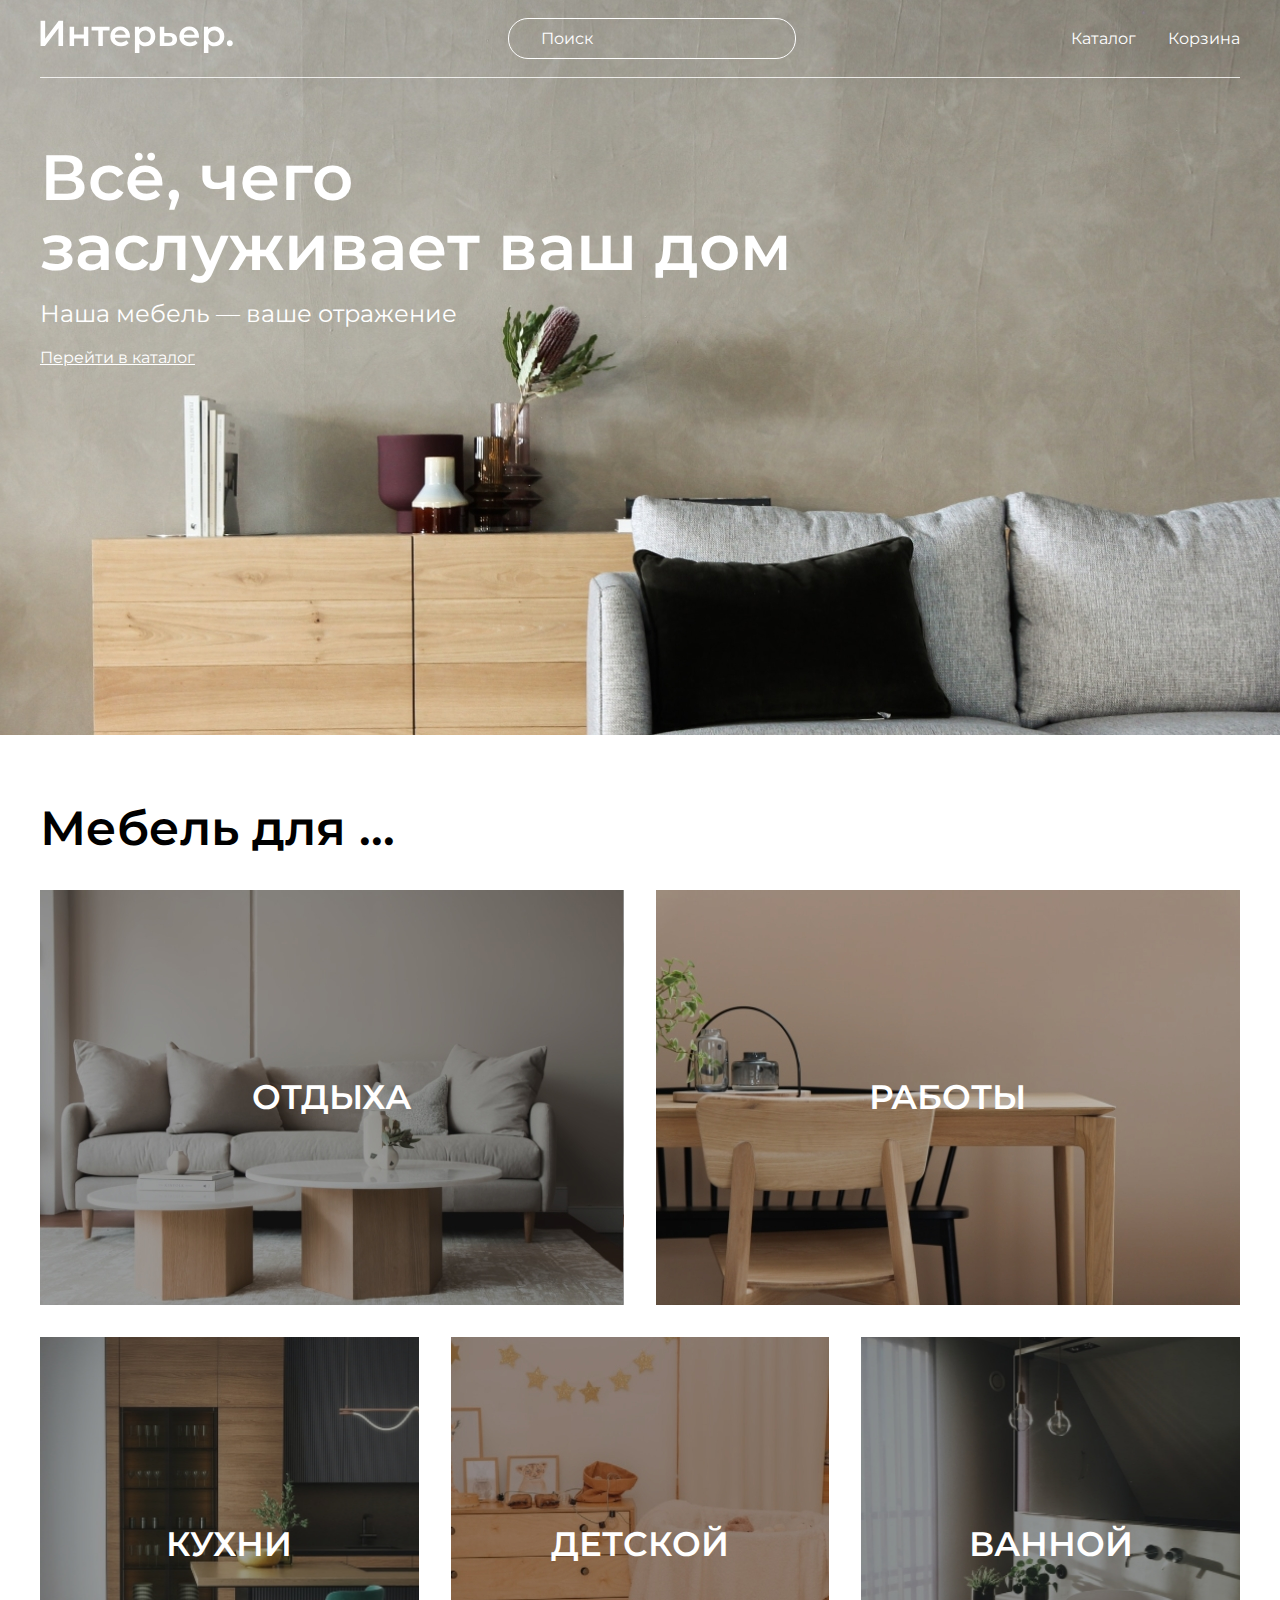
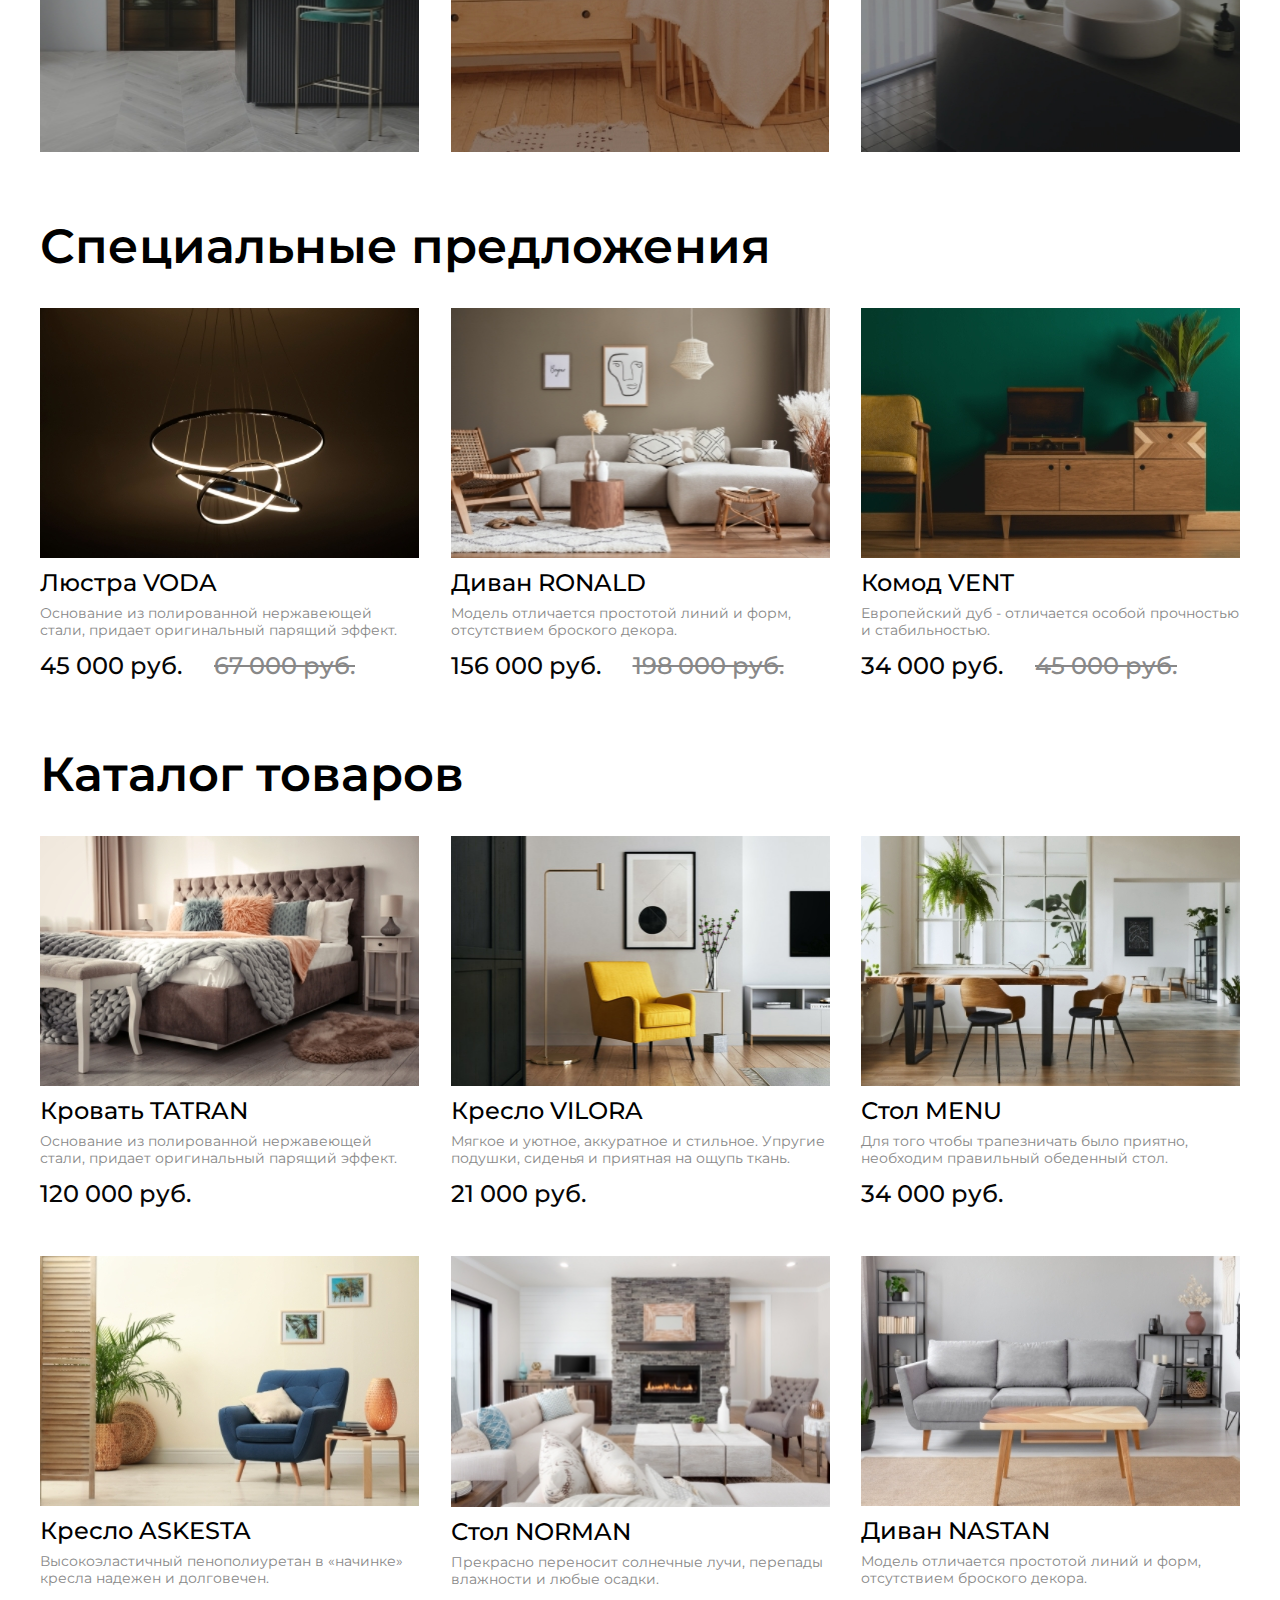
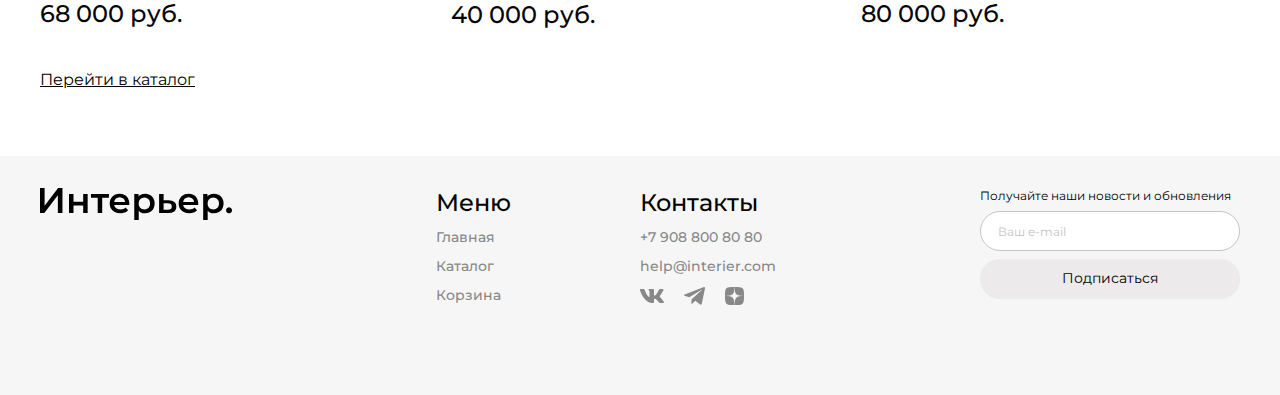
<file: index.html>
<!DOCTYPE html>
<html lang="en">

<head>
    <meta charset="UTF-8">
    <meta name="viewport" content="width=device-width, initial-scale=1.0">
    <title>Интерьер</title>
    <link rel="preconnect" href="https://fonts.googleapis.com">
    <link rel="preconnect" href="https://fonts.gstatic.com" crossorigin>
    <link href="https://fonts.googleapis.com/css2?family=Montserrat:ital,wght@0,100..900;1,100..900&display=swap"
        rel="stylesheet">
    <link rel="stylesheet" href="style.css">
</head>

<body>
    <div class="top center">
        <header class="header">
            <a class="logo" href="index.html"><img class="logo__img" src="img/logo.svg" alt="Логотип"></a>
            <input class="header__input" type="search" name="search" id="search" placeholder="Поиск">
            <nav class="menu">
                <ul class="menu-ul">
                    <li class="menu-li"><a class="menu__link" href="catalog.html">Каталог</a></li>
                    <li class="menu-li"><a class="menu__link" href="cart.html">Корзина</a></li>
                </ul>
            </nav>
            <div class="menu-mob">
                <a href="#"><svg width="15.366211" height="15.360107" viewBox="0 0 15.3662 15.3601" fill="none"
                        xmlns="http://www.w3.org/2000/svg" xmlns:xlink="http://www.w3.org/1999/xlink">
                        <desc>
                            Created with Pixso.
                        </desc>
                        <defs />
                        <path id="Vector"
                            d="M11.53 10.41C12.52 9.14 12.99 7.54 12.84 5.93C12.68 4.33 11.93 2.84 10.72 1.78C9.51 0.71 7.94 0.15 6.33 0.2C4.72 0.25 3.19 0.91 2.05 2.05C0.91 3.19 0.25 4.72 0.2 6.33C0.15 7.94 0.71 9.51 1.78 10.72C2.85 11.93 4.33 12.68 5.94 12.83C7.54 12.99 9.14 12.52 10.42 11.53L10.45 11.56L13.81 14.92C13.88 15 13.97 15.05 14.07 15.09C14.16 15.13 14.27 15.16 14.37 15.16C14.47 15.16 14.58 15.13 14.67 15.09C14.77 15.05 14.86 15 14.93 14.92C15 14.85 15.06 14.76 15.1 14.67C15.14 14.57 15.16 14.47 15.16 14.36C15.16 14.26 15.14 14.16 15.1 14.06C15.06 13.96 15 13.88 14.93 13.8L11.57 10.44C11.56 10.43 11.55 10.42 11.53 10.41ZM9.89 3.17C10.34 3.61 10.69 4.13 10.94 4.71C11.18 5.29 11.31 5.91 11.31 6.53C11.31 7.16 11.19 7.78 10.95 8.36C10.71 8.94 10.36 9.47 9.92 9.91C9.47 10.36 8.95 10.71 8.37 10.95C7.79 11.18 7.17 11.31 6.54 11.3C5.91 11.3 5.29 11.17 4.72 10.93C4.14 10.69 3.61 10.33 3.17 9.88C2.29 8.99 1.8 7.79 1.81 6.53C1.81 5.28 2.31 4.08 3.2 3.19C4.09 2.31 5.29 1.81 6.54 1.8C7.79 1.8 9 2.29 9.89 3.17Z"
                            fill="#FFFFFF" fill-opacity="1.000000" fill-rule="evenodd" />
                        <path id="Vector"
                            d="M13.04 7.14Q13.09 6.54 13.03 5.92Q12.98 5.3 12.81 4.71Q12.63 4.12 12.35 3.56Q12.07 3.01 11.69 2.53Q11.32 2.04 10.85 1.63Q10.38 1.22 9.86 0.91Q9.33 0.59 8.75 0.38Q8.16 0.17 7.55 0.07Q6.95 -0.02 6.33 0Q5.7 0.02 5.11 0.15Q4.51 0.28 3.94 0.53Q3.37 0.78 2.86 1.12Q2.35 1.47 1.91 1.91Q1.47 2.35 1.13 2.85Q0.78 3.36 0.53 3.93Q0.29 4.5 0.15 5.1Q0.02 5.7 0 6.32Q-0.02 6.95 0.07 7.55Q0.17 8.16 0.38 8.74Q0.59 9.33 0.9 9.86Q1.22 10.38 1.63 10.85Q2.04 11.32 2.53 11.69Q3.01 12.07 3.57 12.35Q4.12 12.63 4.71 12.81Q5.3 12.98 5.92 13.03Q6.54 13.09 7.15 13.03Q7.76 12.98 8.36 12.8Q8.96 12.63 9.5 12.35Q9.97 12.11 10.4 11.79L13.67 15.06Q13.74 15.13 13.82 15.19Q13.9 15.24 13.99 15.28Q14.08 15.32 14.18 15.34Q14.27 15.36 14.37 15.36Q14.47 15.36 14.56 15.34Q14.66 15.32 14.75 15.28Q14.84 15.24 14.92 15.19Q15 15.13 15.07 15.06Q15.14 14.99 15.19 14.91Q15.25 14.83 15.29 14.74Q15.32 14.65 15.34 14.56Q15.36 14.46 15.36 14.36Q15.36 14.26 15.34 14.17Q15.32 14.07 15.29 13.98Q15.25 13.89 15.19 13.81Q15.14 13.73 15.07 13.66L11.8 10.39Q12.11 9.96 12.35 9.5Q12.63 8.95 12.8 8.35Q12.98 7.75 13.04 7.14ZM11.53 10.41C12.52 9.14 12.99 7.54 12.84 5.93C12.68 4.33 11.93 2.84 10.72 1.78C9.51 0.71 7.94 0.15 6.33 0.2C4.72 0.25 3.19 0.91 2.05 2.05C0.91 3.19 0.25 4.72 0.2 6.33C0.15 7.94 0.71 9.51 1.78 10.72C2.85 11.93 4.33 12.68 5.94 12.83C7.54 12.99 9.14 12.52 10.42 11.53L10.45 11.56L13.81 14.92C13.88 15 13.97 15.05 14.07 15.09C14.16 15.13 14.27 15.16 14.37 15.16C14.47 15.16 14.58 15.13 14.67 15.09C14.77 15.05 14.86 15 14.93 14.92C15 14.85 15.06 14.76 15.1 14.67C15.14 14.57 15.16 14.47 15.16 14.36C15.16 14.26 15.14 14.16 15.1 14.06C15.06 13.96 15 13.88 14.93 13.8L11.57 10.44C11.56 10.43 11.55 10.42 11.53 10.41ZM9.89 3.17C10.34 3.61 10.69 4.13 10.94 4.71C11.18 5.29 11.31 5.91 11.31 6.53C11.31 7.16 11.19 7.78 10.95 8.36C10.71 8.94 10.36 9.47 9.92 9.91C9.47 10.36 8.95 10.71 8.37 10.95C7.79 11.18 7.17 11.31 6.54 11.3C5.91 11.3 5.29 11.17 4.72 10.93C4.14 10.69 3.61 10.33 3.17 9.88C2.29 8.99 1.8 7.79 1.81 6.53C1.81 5.28 2.31 4.08 3.2 3.19C4.09 2.31 5.29 1.81 6.54 1.8C7.79 1.8 9 2.29 9.89 3.17ZM10.33 4Q10.58 4.37 10.75 4.79Q10.93 5.21 11.02 5.64Q11.11 6.08 11.11 6.54Q11.11 6.99 11.03 7.43Q10.94 7.87 10.77 8.29Q10.59 8.71 10.35 9.08Q10.1 9.45 9.78 9.77Q9.46 10.09 9.08 10.34Q8.71 10.59 8.29 10.76Q7.87 10.93 7.43 11.02Q7 11.11 6.54 11.1Q6.09 11.1 5.65 11.01Q5.21 10.92 4.79 10.75Q4.37 10.57 4 10.32Q3.64 10.07 3.32 9.74Q3 9.42 2.76 9.05Q2.52 8.69 2.35 8.27Q2.18 7.85 2.09 7.42Q2.01 6.99 2.01 6.54Q2.01 6.08 2.1 5.65Q2.19 5.22 2.36 4.8Q2.53 4.39 2.78 4.02Q3.02 3.65 3.34 3.34Q3.66 3.02 4.03 2.77Q4.39 2.53 4.81 2.35Q5.23 2.18 5.66 2.09Q6.09 2.01 6.54 2Q6.99 2 7.42 2.09Q7.86 2.17 8.28 2.34Q8.69 2.51 9.06 2.75Q9.43 2.99 9.75 3.31Q10.07 3.63 10.33 4Z"
                            fill="#FFFFFF" fill-opacity="1.000000" fill-rule="evenodd" />
                    </svg>
                </a>
                <a href="catalog.html"><svg width="19.199463" height="19.199951" viewBox="0 0 19.1995 19.2" fill="none"
                        xmlns="http://www.w3.org/2000/svg" xmlns:xlink="http://www.w3.org/1999/xlink">
                        <desc>
                            Created with Pixso.
                        </desc>
                        <defs />
                        <rect id="Rectangle 46" width="4.571429" height="4.571429" fill="#FFFFFF"
                            fill-opacity="1.000000" />
                        <rect id="Rectangle 41" y="7.314209" width="4.571429" height="4.571429" fill="#FFFFFF"
                            fill-opacity="1.000000" />
                        <rect id="Rectangle 47" y="14.628540" width="4.571429" height="4.571428" fill="#FFFFFF"
                            fill-opacity="1.000000" />
                        <rect id="Rectangle 48" x="7.313477" y="7.314209" width="4.571429" height="4.571429"
                            fill="#FFFFFF" fill-opacity="1.000000" />
                        <rect id="Rectangle 45" x="7.313477" y="14.628540" width="4.571429" height="4.571428"
                            fill="#FFFFFF" fill-opacity="1.000000" />
                        <rect id="Rectangle 49" x="7.313477" width="4.571429" height="4.571429" fill="#FFFFFF"
                            fill-opacity="1.000000" />
                        <rect id="Rectangle 42" x="14.627930" y="7.314209" width="4.571428" height="4.571429"
                            fill="#FFFFFF" fill-opacity="1.000000" />
                        <rect id="Rectangle 44" x="14.627930" y="14.628540" width="4.571428" height="4.571428"
                            fill="#FFFFFF" fill-opacity="1.000000" />
                        <rect id="Rectangle 43" x="14.627930" width="4.571428" height="4.571429" fill="#FFFFFF"
                            fill-opacity="1.000000" />
                    </svg>
                </a>
                <a href="cart.html"><svg width="18.717285" height="16.666626" viewBox="0 0 18.7173 16.6666" fill="none"
                        xmlns="http://www.w3.org/2000/svg" xmlns:xlink="http://www.w3.org/1999/xlink">
                        <desc>
                            Created with Pixso.
                        </desc>
                        <defs />
                        <path id="Vector"
                            d="M11.45 16.66C12.01 16.66 12.54 16.44 12.93 16.05C13.32 15.66 13.54 15.13 13.54 14.58C13.54 14.03 13.32 13.5 12.93 13.11C12.54 12.71 12.01 12.5 11.45 12.5C10.9 12.5 10.37 12.71 9.98 13.11C9.59 13.5 9.37 14.03 9.37 14.58C9.37 15.13 9.59 15.66 9.98 16.05C10.37 16.44 10.9 16.66 11.45 16.66ZM4.16 16.66C4.71 16.66 5.24 16.44 5.63 16.05C6.03 15.66 6.24 15.13 6.24 14.58C6.24 14.03 6.03 13.5 5.63 13.11C5.24 12.71 4.71 12.5 4.16 12.5C3.61 12.5 3.08 12.71 2.69 13.11C2.3 13.5 2.08 14.03 2.08 14.58C2.08 15.13 2.3 15.66 2.69 16.05C3.08 16.44 3.61 16.66 4.16 16.66ZM17.74 2C18 1.99 18.25 1.88 18.43 1.69C18.61 1.51 18.71 1.26 18.71 1C18.71 0.74 18.61 0.49 18.43 0.3C18.25 0.11 18 0 17.74 0L16.54 0C15.6 0 14.79 0.65 14.59 1.56L13.28 7.44C13.08 8.36 12.27 9.01 11.33 9.01L3.5 9.01L2 3L11.73 3C11.99 2.99 12.23 2.88 12.41 2.69C12.59 2.5 12.69 2.26 12.69 2C12.69 1.74 12.59 1.49 12.41 1.31C12.23 1.12 11.99 1.01 11.73 1L2 1C1.69 1 1.39 1.07 1.12 1.2C0.85 1.33 0.61 1.53 0.42 1.77C0.23 2.01 0.1 2.29 0.04 2.58C-0.02 2.88 -0.02 3.19 0.06 3.49L1.56 9.5C1.67 9.93 1.92 10.31 2.27 10.59C2.62 10.86 3.05 11.01 3.5 11.01L11.33 11.01C12.24 11.01 13.12 10.7 13.83 10.13C14.54 9.56 15.04 8.77 15.24 7.88L16.54 2L17.74 2Z"
                            fill="#FFFFFF" fill-opacity="1.000000" fill-rule="nonzero" />
                    </svg>
                </a>
            </div>
        </header>
        <section class="top__content">
            <h1 class="title">Всё, чего<br> заслуживает ваш дом</h1>
            <p class="top__text">Наша мебель — ваше отражение</p>
            <a class="top__catalog" href="catalog.html">Перейти в каталог</a>
        </section>
    </div>
    <div class="for-box center">
        <h2 class="heading">Мебель для ... </h2>
        <div class="for">
            <div class="for__item for__item_1 for__item_big">ОТДЫХА</div>
            <div class="for__item for__item_2 for__item_big">РАБОТЫ</div>
            <div class="for__item for__item_3">КУХНИ</div>
            <div class="for__item for__item_4">ДЕТСКОЙ</div>
            <div class="for__item for__item_5">ВАННОЙ</div>
        </div>
    </div>
    <section class="product-box center center-bigmob">
        <h2 class="product-special">Специальные предложения</h2>
        <div class="product-content">
            <article class="product">
                <img src="img/voda.jpeg" alt="Люстра VODA">
                <h3 class="product__title">Люстра VODA</h3>
                <p class="product__text">Основание из полированной нержавеющей стали, придает оригинальный парящий
                    эффект.</p>
                <div class="product__price-box">
                    <p class="product__new-price">45 000 руб.</p>
                    <p class="product__price">67 000 руб.</p>
                </div>
                <div class="product__vector">
                    <button class="product__button">
                        <img src="img/cart.svg" alt="cart">
                    </button>
                    <button class="product__button">
                        <img src="img/favorites.svg" alt="favorites">
                    </button>
                </div>
            </article>
            <article class="product">
                <img src="img/ronald.jpeg" alt="Диван RONALD">
                <h3 class="product__title">Диван RONALD</h3>
                <p class="product__text">Модель отличается простотой линий и форм, отсутствием броского декора.</p>
                <div class="product__price-box">
                    <p class="product__new-price">156 000 руб.</p>
                    <p class="product__price">198 000 руб.</p>
                </div>
                <div class="product__vector">
                    <button class="product__button">
                        <img src="img/cart.svg" alt="cart">
                    </button>
                    <button class="product__button">
                        <img src="img/favorites.svg" alt="favorites">
                    </button>
                </div>
            </article>
            <article class="product">
                <img src="img/vent.jpeg" alt="Комод VENT">
                <h3 class="product__title">Комод VENT</h3>
                <p class="product__text">Европейский дуб - отличается особой прочностью и стабильностью.</p>
                <div class="product__price-box">
                    <p class="product__new-price">34 000 руб.</p>
                    <p class="product__price">45 000 руб.</p>
                </div>
                <div class="product__vector">
                    <button class="product__button">
                        <img src="img/cart.svg" alt="cart">
                    </button>
                    <button class="product__button">
                        <img src="img/favorites.svg" alt="favorites">
                    </button>
                </div>
            </article>
        </div>
    </section>
    <section class="product-box center center-bigmob">
        <h2 class="product-special">Каталог товаров</h2>
        <div class="product-content">
            <article class="product">
                <img src="img/tatran.jpeg" alt="Кровать TATRAN">
                <h3 class="product__title">Кровать TATRAN</h3>
                <p class="product__text">Основание из полированной нержавеющей стали, придает оригинальный парящий
                    эффект.</p>
                <p class="product__new-price">120 000 руб.</p>
                <div class="product__vector">
                    <button class="product__button">
                        <img src="img/cart.svg" alt="cart">
                    </button>
                    <button class="product__button">
                        <img src="img/favorites.svg" alt="favorites">
                    </button>
                </div>
            </article>
            <article class="product">
                <img src="img/vilora.jpg" alt="Кресло VILORA">
                <h3 class="product__title">Кресло VILORA</h3>
                <p class="product__text">Мягкое и уютное, аккуратное и стильное. Упругие подушки, сиденья и приятная на
                    ощупь ткань.</p>
                <p class="product__new-price">21 000 руб.</p>
                <div class="product__vector">
                    <button class="product__button">
                        <img src="img/cart.svg" alt="cart">
                    </button>
                    <button class="product__button">
                        <img src="img/favorites.svg" alt="favorites">
                    </button>
                </div>
            </article>
            <article class="product">
                <img src="img/menu.jpeg" alt="Стол MENU">
                <h3 class="product__title">Стол MENU</h3>
                <p class="product__text">Для того чтобы трапезничать было приятно, необходим правильный обеденный стол.
                </p>
                <p class="product__new-price">34 000 руб.</p>
                <div class="product__vector">
                    <button class="product__button">
                        <img src="img/cart.svg" alt="cart">
                    </button>
                    <button class="product__button">
                        <img src="img/favorites.svg" alt="favorites">
                    </button>
                </div>
            </article>
            <article class="product">
                <img src="img/askesta.jpeg" alt="Кресло ASKESTA">
                <h3 class="product__title">Кресло ASKESTA</h3>
                <p class="product__text">Высокоэластичный пенополиуретан в «начинке» кресла надежен и долговечен.</p>
                <p class="product__new-price">68 000 руб.</p>
                <div class="product__vector">
                    <button class="product__button">
                        <img src="img/cart.svg" alt="cart">
                    </button>
                    <button class="product__button">
                        <img src="img/favorites.svg" alt="favorites">
                    </button>
                </div>
            </article>
            <article class="product">
                <img src="img/norman.jpeg" alt="Стол NORMAN">
                <h3 class="product__title">Стол NORMAN</h3>
                <p class="product__text">Прекрасно переносит солнечные лучи, перепады влажности и любые осадки.</p>
                <p class="product__new-price">40 000 руб.</p>
                <div class="product__vector">
                    <button class="product__button">
                        <img src="img/cart.svg" alt="cart">
                    </button>
                    <button class="product__button">
                        <img src="img/favorites.svg" alt="favorites">
                    </button>
                </div>
            </article>
            <article class="product">
                <img src="img/nastan.jpeg" alt="Диван NASTAN">
                <h3 class="product__title">Диван NASTAN</h3>
                <p class="product__text">Модель отличается простотой линий и форм, отсутствием броского декора.</p>
                <p class="product__new-price">80 000 руб.</p>
                <div class="product__vector">
                    <button class="product__button">
                        <img src="img/cart.svg" alt="cart">
                    </button>
                    <button class="product__button">
                        <img src="img/favorites.svg" alt="favorites">
                    </button>
                </div>
            </article>
        </div>
        <div class="link-box">
            <a class="link-catalog" href="catalog.html">Перейти в каталог</a>
        </div>
    </section>
    <footer class="footer center">
        <div class="footer__content">
            <div class="footer__logo">
                <a class="logo" href="index.html"><img src="img/logoft.svg" alt="Логотип"></a>
            </div>
            <div class="footer__info">
                <div class="footer__item">
                    <h4 class="footer__menu">Меню</h4>
                    <nav class="footer__contacs">
                        <a class="footer__contacs-link" href="index.html">Главная</a>
                        <a class="footer__contacs-link" href="catalog.html">Каталог</a>
                        <a class="footer__contacs-link" href="cart.html">Корзина</a>
                    </nav>
                </div>
                <div class="footer__item">
                    <h4 class="footer__menu">Контакты</h4>
                    <nav class="footer__contacs">
                        <a class="footer__contacs-link" href="tel:+79088008080">+7 908 800 80 80</a>
                        <a class="footer__contacs-link" href="mailto:help@interier.com">help@interier.com</a>
                        <div class="footer__icons">
                            <a class="footer__vector" href="#">
                                <svg width="24.000504" height="14.000000" viewBox="0 0 24.0005 14" fill="none"
                                    xmlns="http://www.w3.org/2000/svg" xmlns:xlink="http://www.w3.org/1999/xlink">
                                    <desc>
                                        Created with Pixso.
                                    </desc>
                                    <defs />
                                    <path id="Vector"
                                        d="M23.45 0.94C23.61 0.4 23.45 0 22.65 0L20.03 0C19.36 0 19.05 0.34 18.88 0.72C18.88 0.72 17.55 3.92 15.66 6C15.04 6.6 14.77 6.79 14.43 6.79C14.27 6.79 14.01 6.6 14.01 6.05L14.01 0.94C14.01 0.29 13.83 0 13.27 0L9.15 0C8.73 0 8.48 0.3 8.48 0.59C8.48 1.21 9.42 1.35 9.52 3.1L9.52 6.9C9.52 7.73 9.37 7.88 9.03 7.88C8.14 7.88 5.98 4.67 4.69 1C4.44 0.28 4.19 0 3.52 0L0.9 0C0.15 0 0 0.34 0 0.72C0 1.41 0.88 4.8 4.14 9.28C6.31 12.34 9.37 14 12.15 14C13.82 14 14.02 13.63 14.02 12.99L14.02 10.68C14.02 9.94 14.18 9.8 14.71 9.8C15.1 9.8 15.77 9.99 17.33 11.46C19.11 13.21 19.4 14 20.4 14L23.03 14C23.78 14 24.15 13.63 23.94 12.9C23.7 12.18 22.85 11.12 21.72 9.88C21.11 9.17 20.19 8.4 19.91 8.02C19.52 7.53 19.63 7.31 19.91 6.87C19.91 6.87 23.11 2.45 23.44 0.94L23.45 0.94Z"
                                        fill="#888888" fill-opacity="1.000000" fill-rule="evenodd"
                                        class="footer__vector-icons" />
                                </svg>
                            </a>
                            <a class="footer__vector" href="#">
                                <svg width="21.000000" height="17.675659" viewBox="0 0 21 17.6757" fill="none"
                                    xmlns="http://www.w3.org/2000/svg" xmlns:xlink="http://www.w3.org/1999/xlink">
                                    <desc>
                                        Created with Pixso.
                                    </desc>
                                    <defs />
                                    <path id="Vector"
                                        d="M19.29 0.2L0.69 7.41C-0.06 7.74 -0.32 8.42 0.5 8.78L5.28 10.31L16.82 3.14C17.45 2.69 18.09 2.81 17.54 3.3L7.63 12.32L7.31 16.14C7.6 16.73 8.13 16.73 8.47 16.44L11.21 13.83L15.91 17.37C17 18.02 17.59 17.6 17.83 16.41L20.91 1.74C21.23 0.28 20.68 -0.37 19.29 0.2Z"
                                        fill="#888888" fill-opacity="1.000000" fill-rule="nonzero"
                                        class="footer__vector-icons" />
                                </svg>
                            </a>
                            <a class="footer__vector" href="#">
                                <svg width="19.000000" height="18.000000" viewBox="0 0 19 18" fill="none"
                                    xmlns="http://www.w3.org/2000/svg" xmlns:xlink="http://www.w3.org/1999/xlink">
                                    <desc>
                                        Created with Pixso.
                                    </desc>
                                    <defs />
                                    <path id="Vector"
                                        d="M11.33 10.73C9.83 12.19 9.73 14.01 9.6 18C13.52 18 16.23 17.98 17.62 16.7C18.98 15.37 19 12.68 19 9.09C14.79 9.22 12.87 9.32 11.33 10.73ZM0 9.09C0 12.68 0.01 15.37 1.37 16.7C2.76 17.98 5.47 18 9.39 18C9.26 14.01 9.16 12.19 7.66 10.73C6.12 9.32 4.2 9.21 0 9.09ZM9.39 0C5.48 0 2.76 0.01 1.37 1.29C0.01 2.62 0 5.31 0 8.9C4.2 8.77 6.12 8.67 7.66 7.26C9.16 5.8 9.26 3.98 9.39 0ZM11.33 7.26C9.83 5.8 9.73 3.98 9.6 0C13.52 0 16.23 0.01 17.62 1.29C18.98 2.62 19 5.31 19 8.9C14.79 8.77 12.87 8.67 11.33 7.26Z"
                                        fill="#888888" fill-opacity="1.000000" fill-rule="nonzero"
                                        class="footer__vector-icons" />
                                </svg>
                            </a>
                        </div>
                    </nav>
                </div>
            </div>
            <form class="footer__form" action="#">
                <p class="footer__form-news">Получайте наши новости и обновления</p>
                <input class="footer__form-email" type="email" placeholder="Ваш e-mail">
                <button class="footer__form-button">Подписаться</button>
            </form>
        </div>
    </footer>
</body>

</html>
</file>
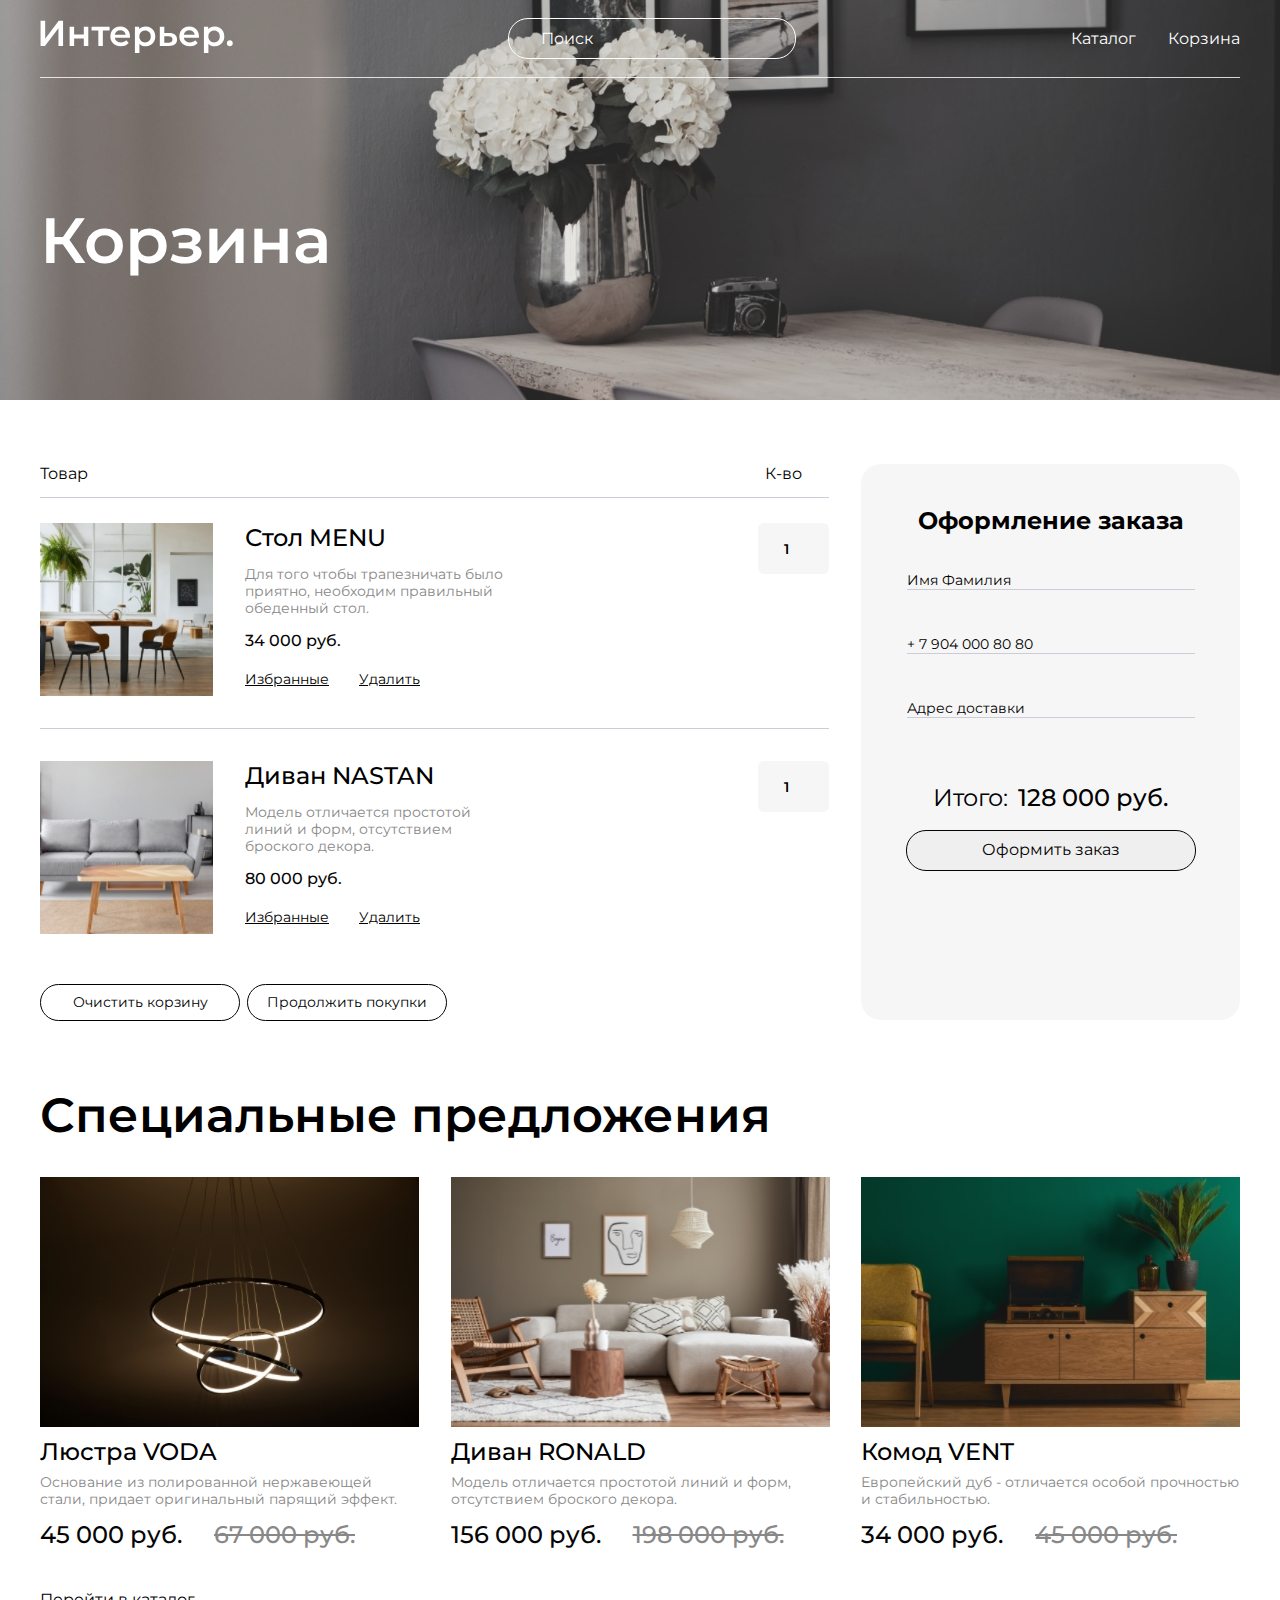
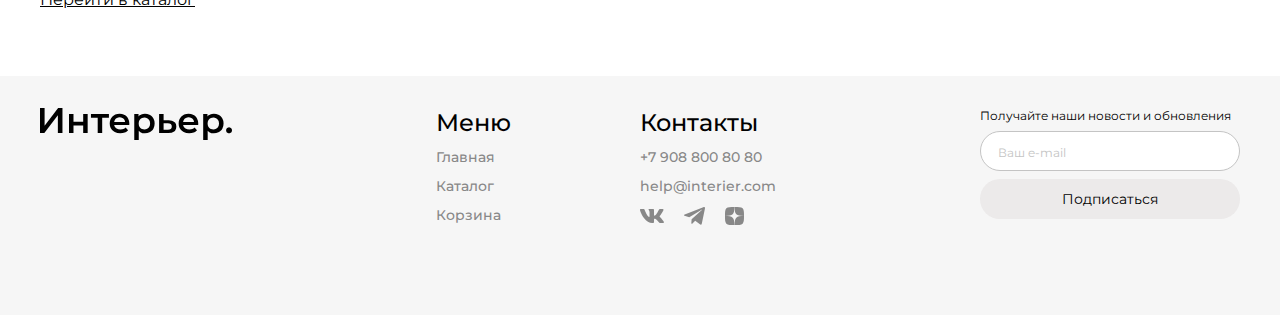
<file: cart.html>
<!DOCTYPE html>
<html lang="en">

<head>
    <meta charset="UTF-8">
    <meta name="viewport" content="width=device-width, initial-scale=1.0">
    <title>Интерьер</title>
    <link rel="preconnect" href="https://fonts.googleapis.com">
    <link rel="preconnect" href="https://fonts.gstatic.com" crossorigin>
    <link href="https://fonts.googleapis.com/css2?family=Montserrat:ital,wght@0,100..900;1,100..900&display=swap"
        rel="stylesheet">
    <link rel="stylesheet" href="style.css">
</head>

<body>
    <div class="top-cart center">
        <header class="header">
            <a class="logo" href="index.html"><img src="img/logo.svg" alt="Логотип"></a>
            <input class="header__input" type="search" name="search" id="search" placeholder="Поиск">
            <nav class="menu">
                <ul class="menu-ul">
                    <li class="menu-li"><a class="menu__link" href="catalog.html">Каталог</a></li>
                    <li class="menu-li"><a class="menu__link" href="cart.html">Корзина</a></li>
                </ul>
            </nav>
            <div class="menu-mob">
                <a href="#"><svg width="15.366211" height="15.360107" viewBox="0 0 15.3662 15.3601" fill="none"
                        xmlns="http://www.w3.org/2000/svg" xmlns:xlink="http://www.w3.org/1999/xlink">
                        <desc>
                            Created with Pixso.
                        </desc>
                        <defs />
                        <path id="Vector"
                            d="M11.53 10.41C12.52 9.14 12.99 7.54 12.84 5.93C12.68 4.33 11.93 2.84 10.72 1.78C9.51 0.71 7.94 0.15 6.33 0.2C4.72 0.25 3.19 0.91 2.05 2.05C0.91 3.19 0.25 4.72 0.2 6.33C0.15 7.94 0.71 9.51 1.78 10.72C2.85 11.93 4.33 12.68 5.94 12.83C7.54 12.99 9.14 12.52 10.42 11.53L10.45 11.56L13.81 14.92C13.88 15 13.97 15.05 14.07 15.09C14.16 15.13 14.27 15.16 14.37 15.16C14.47 15.16 14.58 15.13 14.67 15.09C14.77 15.05 14.86 15 14.93 14.92C15 14.85 15.06 14.76 15.1 14.67C15.14 14.57 15.16 14.47 15.16 14.36C15.16 14.26 15.14 14.16 15.1 14.06C15.06 13.96 15 13.88 14.93 13.8L11.57 10.44C11.56 10.43 11.55 10.42 11.53 10.41ZM9.89 3.17C10.34 3.61 10.69 4.13 10.94 4.71C11.18 5.29 11.31 5.91 11.31 6.53C11.31 7.16 11.19 7.78 10.95 8.36C10.71 8.94 10.36 9.47 9.92 9.91C9.47 10.36 8.95 10.71 8.37 10.95C7.79 11.18 7.17 11.31 6.54 11.3C5.91 11.3 5.29 11.17 4.72 10.93C4.14 10.69 3.61 10.33 3.17 9.88C2.29 8.99 1.8 7.79 1.81 6.53C1.81 5.28 2.31 4.08 3.2 3.19C4.09 2.31 5.29 1.81 6.54 1.8C7.79 1.8 9 2.29 9.89 3.17Z"
                            fill="#FFFFFF" fill-opacity="1.000000" fill-rule="evenodd" />
                        <path id="Vector"
                            d="M13.04 7.14Q13.09 6.54 13.03 5.92Q12.98 5.3 12.81 4.71Q12.63 4.12 12.35 3.56Q12.07 3.01 11.69 2.53Q11.32 2.04 10.85 1.63Q10.38 1.22 9.86 0.91Q9.33 0.59 8.75 0.38Q8.16 0.17 7.55 0.07Q6.95 -0.02 6.33 0Q5.7 0.02 5.11 0.15Q4.51 0.28 3.94 0.53Q3.37 0.78 2.86 1.12Q2.35 1.47 1.91 1.91Q1.47 2.35 1.13 2.85Q0.78 3.36 0.53 3.93Q0.29 4.5 0.15 5.1Q0.02 5.7 0 6.32Q-0.02 6.95 0.07 7.55Q0.17 8.16 0.38 8.74Q0.59 9.33 0.9 9.86Q1.22 10.38 1.63 10.85Q2.04 11.32 2.53 11.69Q3.01 12.07 3.57 12.35Q4.12 12.63 4.71 12.81Q5.3 12.98 5.92 13.03Q6.54 13.09 7.15 13.03Q7.76 12.98 8.36 12.8Q8.96 12.63 9.5 12.35Q9.97 12.11 10.4 11.79L13.67 15.06Q13.74 15.13 13.82 15.19Q13.9 15.24 13.99 15.28Q14.08 15.32 14.18 15.34Q14.27 15.36 14.37 15.36Q14.47 15.36 14.56 15.34Q14.66 15.32 14.75 15.28Q14.84 15.24 14.92 15.19Q15 15.13 15.07 15.06Q15.14 14.99 15.19 14.91Q15.25 14.83 15.29 14.74Q15.32 14.65 15.34 14.56Q15.36 14.46 15.36 14.36Q15.36 14.26 15.34 14.17Q15.32 14.07 15.29 13.98Q15.25 13.89 15.19 13.81Q15.14 13.73 15.07 13.66L11.8 10.39Q12.11 9.96 12.35 9.5Q12.63 8.95 12.8 8.35Q12.98 7.75 13.04 7.14ZM11.53 10.41C12.52 9.14 12.99 7.54 12.84 5.93C12.68 4.33 11.93 2.84 10.72 1.78C9.51 0.71 7.94 0.15 6.33 0.2C4.72 0.25 3.19 0.91 2.05 2.05C0.91 3.19 0.25 4.72 0.2 6.33C0.15 7.94 0.71 9.51 1.78 10.72C2.85 11.93 4.33 12.68 5.94 12.83C7.54 12.99 9.14 12.52 10.42 11.53L10.45 11.56L13.81 14.92C13.88 15 13.97 15.05 14.07 15.09C14.16 15.13 14.27 15.16 14.37 15.16C14.47 15.16 14.58 15.13 14.67 15.09C14.77 15.05 14.86 15 14.93 14.92C15 14.85 15.06 14.76 15.1 14.67C15.14 14.57 15.16 14.47 15.16 14.36C15.16 14.26 15.14 14.16 15.1 14.06C15.06 13.96 15 13.88 14.93 13.8L11.57 10.44C11.56 10.43 11.55 10.42 11.53 10.41ZM9.89 3.17C10.34 3.61 10.69 4.13 10.94 4.71C11.18 5.29 11.31 5.91 11.31 6.53C11.31 7.16 11.19 7.78 10.95 8.36C10.71 8.94 10.36 9.47 9.92 9.91C9.47 10.36 8.95 10.71 8.37 10.95C7.79 11.18 7.17 11.31 6.54 11.3C5.91 11.3 5.29 11.17 4.72 10.93C4.14 10.69 3.61 10.33 3.17 9.88C2.29 8.99 1.8 7.79 1.81 6.53C1.81 5.28 2.31 4.08 3.2 3.19C4.09 2.31 5.29 1.81 6.54 1.8C7.79 1.8 9 2.29 9.89 3.17ZM10.33 4Q10.58 4.37 10.75 4.79Q10.93 5.21 11.02 5.64Q11.11 6.08 11.11 6.54Q11.11 6.99 11.03 7.43Q10.94 7.87 10.77 8.29Q10.59 8.71 10.35 9.08Q10.1 9.45 9.78 9.77Q9.46 10.09 9.08 10.34Q8.71 10.59 8.29 10.76Q7.87 10.93 7.43 11.02Q7 11.11 6.54 11.1Q6.09 11.1 5.65 11.01Q5.21 10.92 4.79 10.75Q4.37 10.57 4 10.32Q3.64 10.07 3.32 9.74Q3 9.42 2.76 9.05Q2.52 8.69 2.35 8.27Q2.18 7.85 2.09 7.42Q2.01 6.99 2.01 6.54Q2.01 6.08 2.1 5.65Q2.19 5.22 2.36 4.8Q2.53 4.39 2.78 4.02Q3.02 3.65 3.34 3.34Q3.66 3.02 4.03 2.77Q4.39 2.53 4.81 2.35Q5.23 2.18 5.66 2.09Q6.09 2.01 6.54 2Q6.99 2 7.42 2.09Q7.86 2.17 8.28 2.34Q8.69 2.51 9.06 2.75Q9.43 2.99 9.75 3.31Q10.07 3.63 10.33 4Z"
                            fill="#FFFFFF" fill-opacity="1.000000" fill-rule="evenodd" />
                    </svg>
                </a>
                <a href="catalog.html"><svg width="19.199463" height="19.199951" viewBox="0 0 19.1995 19.2" fill="none"
                        xmlns="http://www.w3.org/2000/svg" xmlns:xlink="http://www.w3.org/1999/xlink">
                        <desc>
                            Created with Pixso.
                        </desc>
                        <defs />
                        <rect id="Rectangle 46" width="4.571429" height="4.571429" fill="#FFFFFF"
                            fill-opacity="1.000000" />
                        <rect id="Rectangle 41" y="7.314209" width="4.571429" height="4.571429" fill="#FFFFFF"
                            fill-opacity="1.000000" />
                        <rect id="Rectangle 47" y="14.628540" width="4.571429" height="4.571428" fill="#FFFFFF"
                            fill-opacity="1.000000" />
                        <rect id="Rectangle 48" x="7.313477" y="7.314209" width="4.571429" height="4.571429"
                            fill="#FFFFFF" fill-opacity="1.000000" />
                        <rect id="Rectangle 45" x="7.313477" y="14.628540" width="4.571429" height="4.571428"
                            fill="#FFFFFF" fill-opacity="1.000000" />
                        <rect id="Rectangle 49" x="7.313477" width="4.571429" height="4.571429" fill="#FFFFFF"
                            fill-opacity="1.000000" />
                        <rect id="Rectangle 42" x="14.627930" y="7.314209" width="4.571428" height="4.571429"
                            fill="#FFFFFF" fill-opacity="1.000000" />
                        <rect id="Rectangle 44" x="14.627930" y="14.628540" width="4.571428" height="4.571428"
                            fill="#FFFFFF" fill-opacity="1.000000" />
                        <rect id="Rectangle 43" x="14.627930" width="4.571428" height="4.571429" fill="#FFFFFF"
                            fill-opacity="1.000000" />
                    </svg>
                </a>
                <a href="cart.html"><svg width="18.717285" height="16.666626" viewBox="0 0 18.7173 16.6666" fill="none"
                        xmlns="http://www.w3.org/2000/svg" xmlns:xlink="http://www.w3.org/1999/xlink">
                        <desc>
                            Created with Pixso.
                        </desc>
                        <defs />
                        <path id="Vector"
                            d="M11.45 16.66C12.01 16.66 12.54 16.44 12.93 16.05C13.32 15.66 13.54 15.13 13.54 14.58C13.54 14.03 13.32 13.5 12.93 13.11C12.54 12.71 12.01 12.5 11.45 12.5C10.9 12.5 10.37 12.71 9.98 13.11C9.59 13.5 9.37 14.03 9.37 14.58C9.37 15.13 9.59 15.66 9.98 16.05C10.37 16.44 10.9 16.66 11.45 16.66ZM4.16 16.66C4.71 16.66 5.24 16.44 5.63 16.05C6.03 15.66 6.24 15.13 6.24 14.58C6.24 14.03 6.03 13.5 5.63 13.11C5.24 12.71 4.71 12.5 4.16 12.5C3.61 12.5 3.08 12.71 2.69 13.11C2.3 13.5 2.08 14.03 2.08 14.58C2.08 15.13 2.3 15.66 2.69 16.05C3.08 16.44 3.61 16.66 4.16 16.66ZM17.74 2C18 1.99 18.25 1.88 18.43 1.69C18.61 1.51 18.71 1.26 18.71 1C18.71 0.74 18.61 0.49 18.43 0.3C18.25 0.11 18 0 17.74 0L16.54 0C15.6 0 14.79 0.65 14.59 1.56L13.28 7.44C13.08 8.36 12.27 9.01 11.33 9.01L3.5 9.01L2 3L11.73 3C11.99 2.99 12.23 2.88 12.41 2.69C12.59 2.5 12.69 2.26 12.69 2C12.69 1.74 12.59 1.49 12.41 1.31C12.23 1.12 11.99 1.01 11.73 1L2 1C1.69 1 1.39 1.07 1.12 1.2C0.85 1.33 0.61 1.53 0.42 1.77C0.23 2.01 0.1 2.29 0.04 2.58C-0.02 2.88 -0.02 3.19 0.06 3.49L1.56 9.5C1.67 9.93 1.92 10.31 2.27 10.59C2.62 10.86 3.05 11.01 3.5 11.01L11.33 11.01C12.24 11.01 13.12 10.7 13.83 10.13C14.54 9.56 15.04 8.77 15.24 7.88L16.54 2L17.74 2Z"
                            fill="#FFFFFF" fill-opacity="1.000000" fill-rule="nonzero" />
                    </svg>
                </a>
            </div>
        </header>
        <h1 class="heading-big-cart">Корзина</h1>
    </div>
    <div class="cart center">
        <div class="cart__content">
            <div class="cart__name-box">
                <p>Товар</p>
                <p>К-во</p>
            </div>
            <div class="cart__item">
                <div class="cart__left">
                    <img src="img/cart-1.jpeg" alt="cart image">
                    <div class="cart__info">
                        <h4 class="cart__title">Стол MENU</h4>
                        <p class="cart__text">Для того чтобы трапезничать было приятно, необходим правильный обеденный
                            стол.</p>
                        <p class="cart__price">34 000 руб.</p>
                        <div class="cart__link-box">
                            <a class="cart__link" href="#">Избранные</a>
                            <a class="cart__link" href="#">Удалить</a>
                        </div>
                    </div>
                </div>
                <input class="cart__number" type="number" value="1" min="1">
            </div>
            <div class="cart__item cart__item2">
                <div class="cart__left">
                    <img src="img/cart-2.jpeg" alt="cart image">
                    <div class="cart__info">
                        <h4 class="cart__title">Диван NASTAN</h4>
                        <p class="cart__text">Модель отличается простотой линий и форм, отсутствием броского декора.
                        </p>
                        <p class="cart__price">80 000 руб.</p>
                        <div class="cart__link-box">
                            <a class="cart__link" href="#">Избранные</a>
                            <a class="cart__link" href="#">Удалить</a>
                        </div>
                    </div>
                </div>
                <input class="cart__number" type="number" value="1" min="1">
            </div>
            <div class="cart__nav">
                <button class="cart__nav-button">Очистить корзину</button>
                <a class="cart__nav-button" href="catalog.html">Продолжить покупки</a>
            </div>
        </div>
        <div class="cart__form-box">
            <h3 class="cart__form-title">Оформление заказа</h3>
            <form class="cart__form" action="#">
                <input class="cart__form-type" type="text" placeholder="Имя Фамилия">
                <input class="cart__form-type" type="tel" name="tel" id="tel" placeholder="+ 7 904 000 80 80">
                <input class="cart__form-type" type="text" placeholder="Адрес доставки">
            </form>
            <div class="cart__text">
                <p class="cart__form-text">Итого:</p>
                <p class="cart__form-text cart__form-text_bold">128 000 руб.</p>                
            </div>
            <button class="cart__form-button">Оформить заказ</button>
        </div>
    </div>
    <section class="product-box center center-bigmob">
        <h2 class="product-special">Специальные предложения</h2>
        <div class="product-content">
            <article class="product">
                <img src="img/voda.jpeg" alt="Люстра VODA">
                <h3 class="product__title">Люстра VODA</h3>
                <p class="product__text">Основание из полированной нержавеющей стали, придает оригинальный парящий
                    эффект.</p>
                <div class="product__price-box">
                    <p class="product__new-price">45 000 руб.</p>
                    <p class="product__price">67 000 руб.</p>
                </div>
                <div class="product__vector">
                    <button class="product__button">
                        <img src="img/cart.svg" alt="cart">
                    </button>
                    <button class="product__button">
                        <img src="img/favorites.svg" alt="favorites">
                    </button>
                </div>
            </article>
            <article class="product">
                <img src="img/ronald.jpeg" alt="Диван RONALD">
                <h3 class="product__title">Диван RONALD</h3>
                <p class="product__text">Модель отличается простотой линий и форм, отсутствием броского декора.</p>
                <div class="product__price-box">
                    <p class="product__new-price">156 000 руб.</p>
                    <p class="product__price">198 000 руб.</p>
                </div>
                <div class="product__vector">
                    <button class="product__button">
                        <img src="img/cart.svg" alt="cart">
                    </button>
                    <button class="product__button">
                        <img src="img/favorites.svg" alt="favorites">
                    </button>
                </div>
            </article>
            <article class="product">
                <img src="img/vent.jpeg" alt="Комод VENT">
                <h3 class="product__title">Комод VENT</h3>
                <p class="product__text">Европейский дуб - отличается особой прочностью и стабильностью.</p>
                <div class="product__price-box">
                    <p class="product__new-price">34 000 руб.</p>
                    <p class="product__price">45 000 руб.</p>
                </div>
                <div class="product__vector">
                    <button class="product__button">
                        <img src="img/cart.svg" alt="cart">
                    </button>
                    <button class="product__button">
                        <img src="img/favorites.svg" alt="favorites">
                    </button>
                </div>
            </article>
        </div>
        <div class="link-box">
            <a class="link-catalog" href="catalog.html">Перейти в каталог</a>
        </div>
    </section>
    <footer class="footer center">
        <div class="footer__content">
            <div class="footer__logo">
                <a class="logo" href="index.html"><img src="img/logoft.svg" alt="Логотип"></a>
            </div>
            <div class="footer__info">
                <div class="footer__item">
                    <h4 class="footer__menu">Меню</h4>
                    <nav class="footer__contacs">
                        <a class="footer__contacs-link" href="index.html">Главная</a>
                        <a class="footer__contacs-link" href="catalog.html">Каталог</a>
                        <a class="footer__contacs-link" href="cart.html">Корзина</a>
                    </nav>
                </div>
                <div class="footer__item">
                    <h4 class="footer__menu">Контакты</h4>
                    <nav class="footer__contacs">
                        <a class="footer__contacs-link" href="tel:+79088008080">+7 908 800 80 80</a>
                        <a class="footer__contacs-link" href="mailto:help@interier.com">help@interier.com</a>
                        <div class="footer__icons">
                            <a class="footer__vector" href="#">
                                <svg width="24.000504" height="14.000000" viewBox="0 0 24.0005 14" fill="none"
                                    xmlns="http://www.w3.org/2000/svg" xmlns:xlink="http://www.w3.org/1999/xlink">
                                    <desc>
                                        Created with Pixso.
                                    </desc>
                                    <defs />
                                    <path id="Vector"
                                        d="M23.45 0.94C23.61 0.4 23.45 0 22.65 0L20.03 0C19.36 0 19.05 0.34 18.88 0.72C18.88 0.72 17.55 3.92 15.66 6C15.04 6.6 14.77 6.79 14.43 6.79C14.27 6.79 14.01 6.6 14.01 6.05L14.01 0.94C14.01 0.29 13.83 0 13.27 0L9.15 0C8.73 0 8.48 0.3 8.48 0.59C8.48 1.21 9.42 1.35 9.52 3.1L9.52 6.9C9.52 7.73 9.37 7.88 9.03 7.88C8.14 7.88 5.98 4.67 4.69 1C4.44 0.28 4.19 0 3.52 0L0.9 0C0.15 0 0 0.34 0 0.72C0 1.41 0.88 4.8 4.14 9.28C6.31 12.34 9.37 14 12.15 14C13.82 14 14.02 13.63 14.02 12.99L14.02 10.68C14.02 9.94 14.18 9.8 14.71 9.8C15.1 9.8 15.77 9.99 17.33 11.46C19.11 13.21 19.4 14 20.4 14L23.03 14C23.78 14 24.15 13.63 23.94 12.9C23.7 12.18 22.85 11.12 21.72 9.88C21.11 9.17 20.19 8.4 19.91 8.02C19.52 7.53 19.63 7.31 19.91 6.87C19.91 6.87 23.11 2.45 23.44 0.94L23.45 0.94Z"
                                        fill="#888888" fill-opacity="1.000000" fill-rule="evenodd"
                                        class="footer__vector-icons" />
                                </svg>
                            </a>
                            <a class="footer__vector" href="#">
                                <svg width="21.000000" height="17.675659" viewBox="0 0 21 17.6757" fill="none"
                                    xmlns="http://www.w3.org/2000/svg" xmlns:xlink="http://www.w3.org/1999/xlink">
                                    <desc>
                                        Created with Pixso.
                                    </desc>
                                    <defs />
                                    <path id="Vector"
                                        d="M19.29 0.2L0.69 7.41C-0.06 7.74 -0.32 8.42 0.5 8.78L5.28 10.31L16.82 3.14C17.45 2.69 18.09 2.81 17.54 3.3L7.63 12.32L7.31 16.14C7.6 16.73 8.13 16.73 8.47 16.44L11.21 13.83L15.91 17.37C17 18.02 17.59 17.6 17.83 16.41L20.91 1.74C21.23 0.28 20.68 -0.37 19.29 0.2Z"
                                        fill="#888888" fill-opacity="1.000000" fill-rule="nonzero"
                                        class="footer__vector-icons" />
                                </svg>
                            </a>
                            <a class="footer__vector" href="#">
                                <svg width="19.000000" height="18.000000" viewBox="0 0 19 18" fill="none"
                                    xmlns="http://www.w3.org/2000/svg" xmlns:xlink="http://www.w3.org/1999/xlink">
                                    <desc>
                                        Created with Pixso.
                                    </desc>
                                    <defs />
                                    <path id="Vector"
                                        d="M11.33 10.73C9.83 12.19 9.73 14.01 9.6 18C13.52 18 16.23 17.98 17.62 16.7C18.98 15.37 19 12.68 19 9.09C14.79 9.22 12.87 9.32 11.33 10.73ZM0 9.09C0 12.68 0.01 15.37 1.37 16.7C2.76 17.98 5.47 18 9.39 18C9.26 14.01 9.16 12.19 7.66 10.73C6.12 9.32 4.2 9.21 0 9.09ZM9.39 0C5.48 0 2.76 0.01 1.37 1.29C0.01 2.62 0 5.31 0 8.9C4.2 8.77 6.12 8.67 7.66 7.26C9.16 5.8 9.26 3.98 9.39 0ZM11.33 7.26C9.83 5.8 9.73 3.98 9.6 0C13.52 0 16.23 0.01 17.62 1.29C18.98 2.62 19 5.31 19 8.9C14.79 8.77 12.87 8.67 11.33 7.26Z"
                                        fill="#888888" fill-opacity="1.000000" fill-rule="nonzero"
                                        class="footer__vector-icons" />
                                </svg>
                            </a>
                        </div>
                    </nav>
                </div>
            </div>
            <form class="footer__form" action="#">
                <p class="footer__form-news">Получайте наши новости и обновления</p>
                <input class="footer__form-email" type="email" placeholder="Ваш e-mail">
                <button class="footer__form-button">Подписаться</button>
            </form>
        </div>
    </footer>
</body>

</html>
</file>
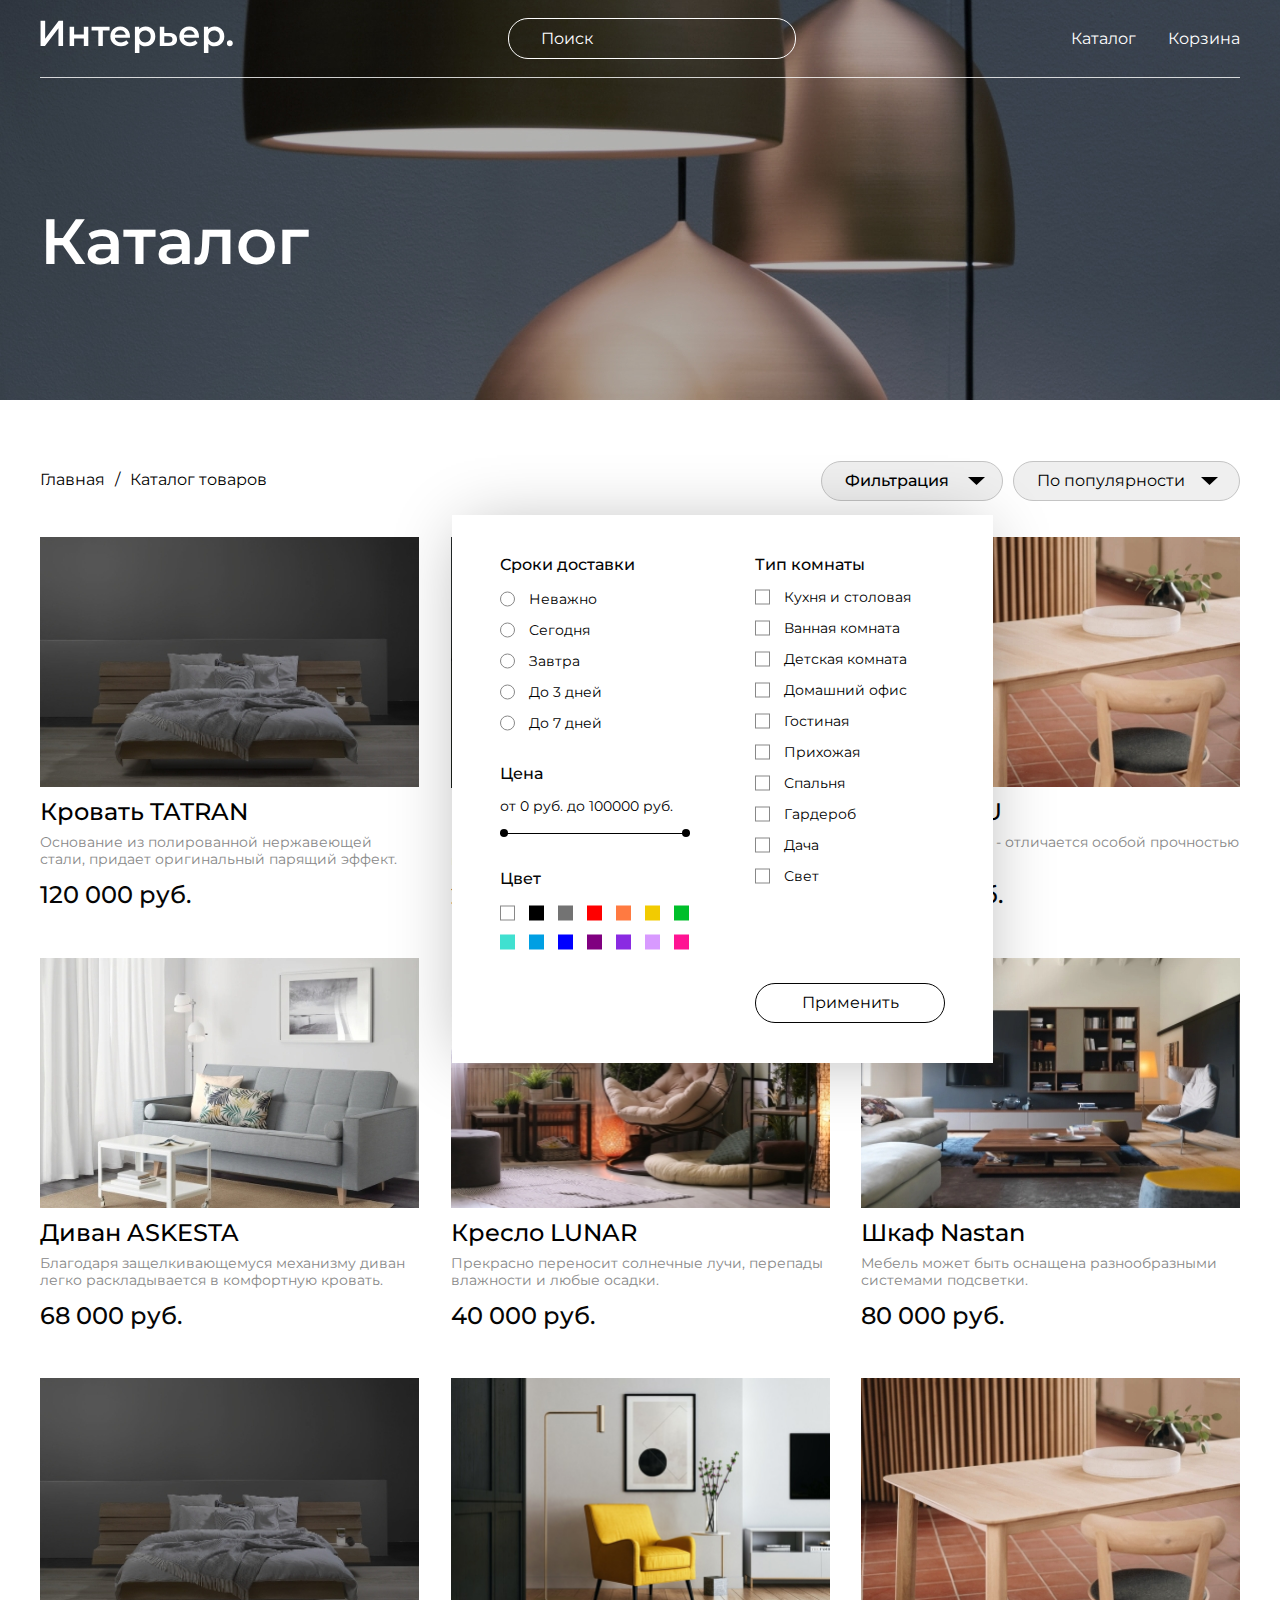
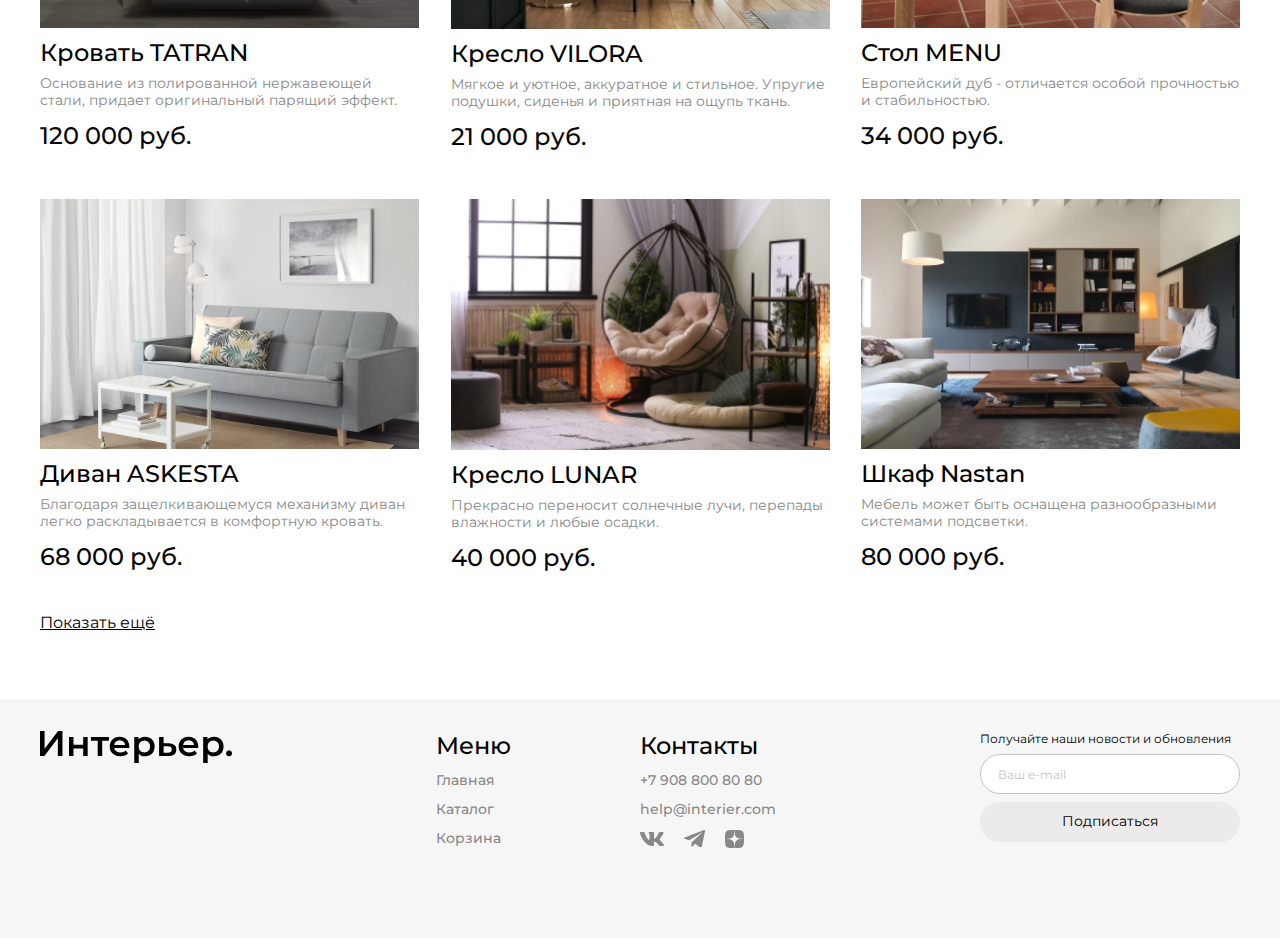
<file: catalog.html>
<!DOCTYPE html>
<html lang="en">

<head>
    <meta charset="UTF-8">
    <meta name="viewport" content="width=device-width, initial-scale=1.0">
    <title>Интерьер</title>
    <link rel="preconnect" href="https://fonts.googleapis.com">
    <link rel="preconnect" href="https://fonts.gstatic.com" crossorigin>
    <link href="https://fonts.googleapis.com/css2?family=Montserrat:ital,wght@0,100..900;1,100..900&display=swap"
        rel="stylesheet">
    <link rel="stylesheet" href="style.css">
</head>

<body>
    <div class="top top_cat center">
        <header class="header">
            <a class="logo" href="index.html"><img src="img/logo.svg" alt="Логотип"></a>
            <input class="header__input" type="search" name="search" id="search" placeholder="Поиск">
            <nav class="menu">
                <ul class="menu-ul">
                    <li class="menu-li"><a class="menu__link" href="catalog.html">Каталог</a></li>
                    <li class="menu-li"><a class="menu__link" href="cart.html">Корзина</a></li>
                </ul>
            </nav>
            <div class="menu-mob">
                <a href="#"><svg width="15.366211" height="15.360107" viewBox="0 0 15.3662 15.3601" fill="none"
                        xmlns="http://www.w3.org/2000/svg" xmlns:xlink="http://www.w3.org/1999/xlink">
                        <desc>
                            Created with Pixso.
                        </desc>
                        <defs />
                        <path id="Vector"
                            d="M11.53 10.41C12.52 9.14 12.99 7.54 12.84 5.93C12.68 4.33 11.93 2.84 10.72 1.78C9.51 0.71 7.94 0.15 6.33 0.2C4.72 0.25 3.19 0.91 2.05 2.05C0.91 3.19 0.25 4.72 0.2 6.33C0.15 7.94 0.71 9.51 1.78 10.72C2.85 11.93 4.33 12.68 5.94 12.83C7.54 12.99 9.14 12.52 10.42 11.53L10.45 11.56L13.81 14.92C13.88 15 13.97 15.05 14.07 15.09C14.16 15.13 14.27 15.16 14.37 15.16C14.47 15.16 14.58 15.13 14.67 15.09C14.77 15.05 14.86 15 14.93 14.92C15 14.85 15.06 14.76 15.1 14.67C15.14 14.57 15.16 14.47 15.16 14.36C15.16 14.26 15.14 14.16 15.1 14.06C15.06 13.96 15 13.88 14.93 13.8L11.57 10.44C11.56 10.43 11.55 10.42 11.53 10.41ZM9.89 3.17C10.34 3.61 10.69 4.13 10.94 4.71C11.18 5.29 11.31 5.91 11.31 6.53C11.31 7.16 11.19 7.78 10.95 8.36C10.71 8.94 10.36 9.47 9.92 9.91C9.47 10.36 8.95 10.71 8.37 10.95C7.79 11.18 7.17 11.31 6.54 11.3C5.91 11.3 5.29 11.17 4.72 10.93C4.14 10.69 3.61 10.33 3.17 9.88C2.29 8.99 1.8 7.79 1.81 6.53C1.81 5.28 2.31 4.08 3.2 3.19C4.09 2.31 5.29 1.81 6.54 1.8C7.79 1.8 9 2.29 9.89 3.17Z"
                            fill="#FFFFFF" fill-opacity="1.000000" fill-rule="evenodd" />
                        <path id="Vector"
                            d="M13.04 7.14Q13.09 6.54 13.03 5.92Q12.98 5.3 12.81 4.71Q12.63 4.12 12.35 3.56Q12.07 3.01 11.69 2.53Q11.32 2.04 10.85 1.63Q10.38 1.22 9.86 0.91Q9.33 0.59 8.75 0.38Q8.16 0.17 7.55 0.07Q6.95 -0.02 6.33 0Q5.7 0.02 5.11 0.15Q4.51 0.28 3.94 0.53Q3.37 0.78 2.86 1.12Q2.35 1.47 1.91 1.91Q1.47 2.35 1.13 2.85Q0.78 3.36 0.53 3.93Q0.29 4.5 0.15 5.1Q0.02 5.7 0 6.32Q-0.02 6.95 0.07 7.55Q0.17 8.16 0.38 8.74Q0.59 9.33 0.9 9.86Q1.22 10.38 1.63 10.85Q2.04 11.32 2.53 11.69Q3.01 12.07 3.57 12.35Q4.12 12.63 4.71 12.81Q5.3 12.98 5.92 13.03Q6.54 13.09 7.15 13.03Q7.76 12.98 8.36 12.8Q8.96 12.63 9.5 12.35Q9.97 12.11 10.4 11.79L13.67 15.06Q13.74 15.13 13.82 15.19Q13.9 15.24 13.99 15.28Q14.08 15.32 14.18 15.34Q14.27 15.36 14.37 15.36Q14.47 15.36 14.56 15.34Q14.66 15.32 14.75 15.28Q14.84 15.24 14.92 15.19Q15 15.13 15.07 15.06Q15.14 14.99 15.19 14.91Q15.25 14.83 15.29 14.74Q15.32 14.65 15.34 14.56Q15.36 14.46 15.36 14.36Q15.36 14.26 15.34 14.17Q15.32 14.07 15.29 13.98Q15.25 13.89 15.19 13.81Q15.14 13.73 15.07 13.66L11.8 10.39Q12.11 9.96 12.35 9.5Q12.63 8.95 12.8 8.35Q12.98 7.75 13.04 7.14ZM11.53 10.41C12.52 9.14 12.99 7.54 12.84 5.93C12.68 4.33 11.93 2.84 10.72 1.78C9.51 0.71 7.94 0.15 6.33 0.2C4.72 0.25 3.19 0.91 2.05 2.05C0.91 3.19 0.25 4.72 0.2 6.33C0.15 7.94 0.71 9.51 1.78 10.72C2.85 11.93 4.33 12.68 5.94 12.83C7.54 12.99 9.14 12.52 10.42 11.53L10.45 11.56L13.81 14.92C13.88 15 13.97 15.05 14.07 15.09C14.16 15.13 14.27 15.16 14.37 15.16C14.47 15.16 14.58 15.13 14.67 15.09C14.77 15.05 14.86 15 14.93 14.92C15 14.85 15.06 14.76 15.1 14.67C15.14 14.57 15.16 14.47 15.16 14.36C15.16 14.26 15.14 14.16 15.1 14.06C15.06 13.96 15 13.88 14.93 13.8L11.57 10.44C11.56 10.43 11.55 10.42 11.53 10.41ZM9.89 3.17C10.34 3.61 10.69 4.13 10.94 4.71C11.18 5.29 11.31 5.91 11.31 6.53C11.31 7.16 11.19 7.78 10.95 8.36C10.71 8.94 10.36 9.47 9.92 9.91C9.47 10.36 8.95 10.71 8.37 10.95C7.79 11.18 7.17 11.31 6.54 11.3C5.91 11.3 5.29 11.17 4.72 10.93C4.14 10.69 3.61 10.33 3.17 9.88C2.29 8.99 1.8 7.79 1.81 6.53C1.81 5.28 2.31 4.08 3.2 3.19C4.09 2.31 5.29 1.81 6.54 1.8C7.79 1.8 9 2.29 9.89 3.17ZM10.33 4Q10.58 4.37 10.75 4.79Q10.93 5.21 11.02 5.64Q11.11 6.08 11.11 6.54Q11.11 6.99 11.03 7.43Q10.94 7.87 10.77 8.29Q10.59 8.71 10.35 9.08Q10.1 9.45 9.78 9.77Q9.46 10.09 9.08 10.34Q8.71 10.59 8.29 10.76Q7.87 10.93 7.43 11.02Q7 11.11 6.54 11.1Q6.09 11.1 5.65 11.01Q5.21 10.92 4.79 10.75Q4.37 10.57 4 10.32Q3.64 10.07 3.32 9.74Q3 9.42 2.76 9.05Q2.52 8.69 2.35 8.27Q2.18 7.85 2.09 7.42Q2.01 6.99 2.01 6.54Q2.01 6.08 2.1 5.65Q2.19 5.22 2.36 4.8Q2.53 4.39 2.78 4.02Q3.02 3.65 3.34 3.34Q3.66 3.02 4.03 2.77Q4.39 2.53 4.81 2.35Q5.23 2.18 5.66 2.09Q6.09 2.01 6.54 2Q6.99 2 7.42 2.09Q7.86 2.17 8.28 2.34Q8.69 2.51 9.06 2.75Q9.43 2.99 9.75 3.31Q10.07 3.63 10.33 4Z"
                            fill="#FFFFFF" fill-opacity="1.000000" fill-rule="evenodd" />
                    </svg>
                </a>
                <a href="catalog.html"><svg width="19.199463" height="19.199951" viewBox="0 0 19.1995 19.2" fill="none"
                        xmlns="http://www.w3.org/2000/svg" xmlns:xlink="http://www.w3.org/1999/xlink">
                        <desc>
                            Created with Pixso.
                        </desc>
                        <defs />
                        <rect id="Rectangle 46" width="4.571429" height="4.571429" fill="#FFFFFF"
                            fill-opacity="1.000000" />
                        <rect id="Rectangle 41" y="7.314209" width="4.571429" height="4.571429" fill="#FFFFFF"
                            fill-opacity="1.000000" />
                        <rect id="Rectangle 47" y="14.628540" width="4.571429" height="4.571428" fill="#FFFFFF"
                            fill-opacity="1.000000" />
                        <rect id="Rectangle 48" x="7.313477" y="7.314209" width="4.571429" height="4.571429"
                            fill="#FFFFFF" fill-opacity="1.000000" />
                        <rect id="Rectangle 45" x="7.313477" y="14.628540" width="4.571429" height="4.571428"
                            fill="#FFFFFF" fill-opacity="1.000000" />
                        <rect id="Rectangle 49" x="7.313477" width="4.571429" height="4.571429" fill="#FFFFFF"
                            fill-opacity="1.000000" />
                        <rect id="Rectangle 42" x="14.627930" y="7.314209" width="4.571428" height="4.571429"
                            fill="#FFFFFF" fill-opacity="1.000000" />
                        <rect id="Rectangle 44" x="14.627930" y="14.628540" width="4.571428" height="4.571428"
                            fill="#FFFFFF" fill-opacity="1.000000" />
                        <rect id="Rectangle 43" x="14.627930" width="4.571428" height="4.571429" fill="#FFFFFF"
                            fill-opacity="1.000000" />
                    </svg>
                </a>
                <a href="cart.html"><svg width="18.717285" height="16.666626" viewBox="0 0 18.7173 16.6666" fill="none"
                        xmlns="http://www.w3.org/2000/svg" xmlns:xlink="http://www.w3.org/1999/xlink">
                        <desc>
                            Created with Pixso.
                        </desc>
                        <defs />
                        <path id="Vector"
                            d="M11.45 16.66C12.01 16.66 12.54 16.44 12.93 16.05C13.32 15.66 13.54 15.13 13.54 14.58C13.54 14.03 13.32 13.5 12.93 13.11C12.54 12.71 12.01 12.5 11.45 12.5C10.9 12.5 10.37 12.71 9.98 13.11C9.59 13.5 9.37 14.03 9.37 14.58C9.37 15.13 9.59 15.66 9.98 16.05C10.37 16.44 10.9 16.66 11.45 16.66ZM4.16 16.66C4.71 16.66 5.24 16.44 5.63 16.05C6.03 15.66 6.24 15.13 6.24 14.58C6.24 14.03 6.03 13.5 5.63 13.11C5.24 12.71 4.71 12.5 4.16 12.5C3.61 12.5 3.08 12.71 2.69 13.11C2.3 13.5 2.08 14.03 2.08 14.58C2.08 15.13 2.3 15.66 2.69 16.05C3.08 16.44 3.61 16.66 4.16 16.66ZM17.74 2C18 1.99 18.25 1.88 18.43 1.69C18.61 1.51 18.71 1.26 18.71 1C18.71 0.74 18.61 0.49 18.43 0.3C18.25 0.11 18 0 17.74 0L16.54 0C15.6 0 14.79 0.65 14.59 1.56L13.28 7.44C13.08 8.36 12.27 9.01 11.33 9.01L3.5 9.01L2 3L11.73 3C11.99 2.99 12.23 2.88 12.41 2.69C12.59 2.5 12.69 2.26 12.69 2C12.69 1.74 12.59 1.49 12.41 1.31C12.23 1.12 11.99 1.01 11.73 1L2 1C1.69 1 1.39 1.07 1.12 1.2C0.85 1.33 0.61 1.53 0.42 1.77C0.23 2.01 0.1 2.29 0.04 2.58C-0.02 2.88 -0.02 3.19 0.06 3.49L1.56 9.5C1.67 9.93 1.92 10.31 2.27 10.59C2.62 10.86 3.05 11.01 3.5 11.01L11.33 11.01C12.24 11.01 13.12 10.7 13.83 10.13C14.54 9.56 15.04 8.77 15.24 7.88L16.54 2L17.74 2Z"
                            fill="#FFFFFF" fill-opacity="1.000000" fill-rule="nonzero" />
                    </svg>
                </a>
            </div>
        </header>
        <h1 class="title title_cat">Каталог</h1>
    </div>
    <section class=" product-box center center-bigmob">
        <div class="product-box__top">
            <nav class="catalog-menu">
                <a class="catalog-menu__link" href="index.html">Главная</a>
                <p class="catalog-menu__link">/</p>
                <a class="catalog-menu__link" href="catalog.html">Каталог товаров</a>
            </nav>
            <div class="product-box__filter-box">
                <div class="product-box__filter">
                    <select class="select Filter" id="Filter">
                        <option class="select__option" value="#">Фильтрация</option>
                    </select>
                </div>
                <div class="product-box__sorting">
                    <select class="select Sorting" id="Sorting">
                        <option class="select__option" value="#">По популярности</option>
                        <option class="select__option" value="#">Сперва новые</option>
                        <option class="select__option" value="#">Сперва старые</option>
                    </select>
                </div>
                <div class="product-box__filter product-box__filter_mob">
                    <select class="select Filter" id="Filter">
                        <option class="select__option" value="#">Фильтрация</option>
                    </select>
                </div>
                <form class="Filter-form" action="#" method="get">
                    <div class="Filter-add">
                        <div class="Filter-add__content-left">
                            <fieldset class="Filter-add__content-box">
                                <legend class="Filter-add__legend Filter-add__legend_time">Сроки доставки</legend>
                                <div class="Filter-add__time-list">
                                    <input type="radio" name="time" id="any">
                                    <label for="any">Неважно</label>
                                </div>
                                <div class="Filter-add__time-list">
                                    <input type="radio" name="time" id="today">
                                    <label for="today">Сегодня</label>
                                </div>
                                <div class="Filter-add__time-list">
                                    <input type="radio" name="time" id="tomorrow">
                                    <label for="tomorrow">Завтра</label>
                                </div>
                                <div class="Filter-add__time-list">
                                    <input type="radio" name="time" id="3-days">
                                    <label for="3-days">До 3 дней</label>
                                </div>
                                <div class="Filter-add__time-list">
                                    <input type="radio" name="time" id="7-days">
                                    <label for="7-days">До 7 дней</label>
                                </div>
                            </fieldset>
                            <fieldset class="Filter-add__content-box">
                                <legend class="Filter-add__legend">Цена</legend>
                                <div class="range">
                                    <label class="range__label" for="price-range">от 0 руб. до 100000 руб.</label>
                                    <div class="range__slider">
                                        <input class="range__input" type="range" value="0" min="0" max="100000"
                                            step="1">
                                        <input class="range__input" type="range" value="100000" min="0" max="100000"
                                            step="1">
                                    </div>
                                </div>
                            </fieldset>
                            <fieldset class="Filter-add__content-box">
                                <legend class="Filter-add__legend">Цвет</legend>
                                <div class="Filter-add__color">
                                    <div class="check-color">
                                        <input type="checkbox" name="color" id="color-white">
                                        <label class="check-color__white" for="color-white"></label>
                                    </div>
                                    <div class="check-color">
                                        <input type="checkbox" name="color" id="color-black">
                                        <label class="check-color__black" for="color-black"></label>
                                    </div>
                                    <div class="check-color">
                                        <input type="checkbox" name="color" id="color-grey">
                                        <label class="check-color__grey" for="color-grey"></label>
                                    </div>
                                    <div class="check-color">
                                        <input type="checkbox" name="color" id="color-red">
                                        <label class="check-color__red" for="color-red"></label>
                                    </div>
                                    <div class="check-color">
                                        <input type="checkbox" name="color" id="color-orange">
                                        <label class="check-color__orange" for="color-orange"></label>
                                    </div>
                                    <div class="check-color">
                                        <input type="checkbox" name="color" id="color-yellow">
                                        <label class="check-color__yellow" for="color-yellow"></label>
                                    </div>
                                    <div class="check-color">
                                        <input type="checkbox" name="color" id="color-green">
                                        <label class="check-color__green" for="color-green"></label>
                                    </div>
                                    <div class="check-color">
                                        <input type="checkbox" name="color" id="color-teal">
                                        <label class="check-color__teal" for="color-teal"></label>
                                    </div>
                                    <div class="check-color">
                                        <input type="checkbox" name="color" id="light-blue">
                                        <label class="check-color__light-blue" for="light-blue"></label>
                                    </div>
                                    <div class="check-color">
                                        <input type="checkbox" name="color" id="color-blue">
                                        <label class="check-color__blue" for="color-blue"></label>
                                    </div>
                                    <div class="check-color">
                                        <input type="checkbox" name="color" id="color-purple">
                                        <label class="check-color__purple" for="color-purple"></label>
                                    </div>
                                    <div class="check-color">
                                        <input type="checkbox" name="color" id="color-violet">
                                        <label class="check-color__violet" for="color-violet"></label>
                                    </div>
                                    <div class="check-color">
                                        <input type="checkbox" name="color" id="color-lavender">
                                        <label class="check-color__lavender" for="color-lavender"></label>
                                    </div>
                                    <div class="check-color">
                                        <input type="checkbox" name="color" id="color-pink">
                                        <label class="check-color__pink" for="color-pink"></label>
                                    </div>
                                </div>
                            </fieldset>
                        </div>
                        <div class="Filter-add__content-right">
                            <fieldset class="Filter-add__content-box">
                                <legend class="Filter-add__legend">Тип комнаты</legend>
                                <div class="Filter-add__rooms">
                                    <div class="check-rooms">
                                        <input type="checkbox" name="rooms" id="kitchen">
                                        <label class="check-rooms__label" for="kitchen">Кухня и столовая</label>
                                    </div>
                                    <div class="check-rooms">
                                        <input type="checkbox" name="rooms" id="bathroom">
                                        <label class="check-rooms__label" for="bathroom">Ванная комната</label>
                                    </div>
                                    <div class="check-rooms">
                                        <input type="checkbox" name="rooms" id="children-room">
                                        <label class="check-rooms__label" for="children-room">Детская
                                            комната</label>
                                    </div>
                                    <div class="check-rooms">
                                        <input type="checkbox" name="rooms" id="office-home">
                                        <label class="check-rooms__label" for="office-home">Домашний офис</label>
                                    </div>
                                    <div class="check-rooms">
                                        <input type="checkbox" name="rooms" id="living-room">
                                        <label class="check-rooms__label" for="living-room">Гостиная</label>
                                    </div>
                                    <div class="check-rooms">
                                        <input type="checkbox" name="rooms" id="hallway">
                                        <label class="check-rooms__label" for="hallway">Прихожая</label>
                                    </div>
                                    <div class="check-rooms">
                                        <input type="checkbox" name="rooms" id="bedroom">
                                        <label class="check-rooms__label" for="bedroom">Спальня</label>
                                    </div>
                                    <div class="check-rooms">
                                        <input type="checkbox" name="rooms" id="wardrobe">
                                        <label class="check-rooms__label" for="wardrobe">Гардероб</label>
                                    </div>
                                    <div class="check-rooms">
                                        <input type="checkbox" name="rooms" id="country-house">
                                        <label class="check-rooms__label" for="country-house">Дача</label>
                                    </div>
                                    <div class="check-rooms">
                                        <input type="checkbox" name="rooms" id="light">
                                        <label class="check-rooms__label" for="light">Свет</label>
                                    </div>
                                </div>
                            </fieldset>
                            <button class="Filter-add__button">Применить</button>
                        </div>
                    </div>
                </form>
            </div>
        </div>
        <div class="product-content">
            <article class="product">
                <img src="img/catalog/TATRAN.jpeg" alt="Кровать TATRAN">
                <h3 class="product__title">Кровать TATRAN</h3>
                <p class="product__text">Основание из полированной нержавеющей стали, придает оригинальный парящий
                    эффект.</p>
                <p class="product__new-price">120 000 руб.</p>
                <div class="product__vector">
                    <button class="product__button">
                        <img src="img/cart.svg" alt="cart">
                    </button>
                    <button class="product__button">
                        <img src="img/favorites.svg" alt="favorites">
                    </button>
                </div>
            </article>
            <article class="product">
                <img src="img/catalog/vilora.jpg" alt="Кресло VILORA">
                <h3 class="product__title">Кресло VILORA</h3>
                <p class="product__text">Мягкое и уютное, аккуратное и стильное. Упругие подушки, сиденья и приятная
                    на ощупь ткань.</p>
                <p class="product__new-price">21 000 руб.</p>
                <div class="product__vector">
                    <button class="product__button">
                        <img src="img/cart.svg" alt="cart">
                    </button>
                    <button class="product__button">
                        <img src="img/favorites.svg" alt="favorites">
                    </button>
                </div>
            </article>
            <article class="product">
                <img src="img/catalog/MENU.jpeg" alt="Стол MENU">
                <h3 class="product__title">Стол MENU</h3>
                <p class="product__text">Европейский дуб - отличается особой прочностью и стабильностью.</p>
                <p class="product__new-price">34 000 руб.</p>
                <div class="product__vector">
                    <button class="product__button">
                        <img src="img/cart.svg" alt="cart">
                    </button>
                    <button class="product__button">
                        <img src="img/favorites.svg" alt="favorites">
                    </button>
                </div>
            </article>
            <article class="product">
                <img src="img/catalog/ASKESTA.jpeg" alt="Диван ASKESTA">
                <h3 class="product__title">Диван ASKESTA</h3>
                <p class="product__text">Благодаря защелкивающемуся механизму диван легко раскладывается в
                    комфортную кровать.</p>
                <p class="product__new-price">68 000 руб.</p>
                <div class="product__vector">
                    <button class="product__button">
                        <img src="img/cart.svg" alt="cart">
                    </button>
                    <button class="product__button">
                        <img src="img/favorites.svg" alt="favorites">
                    </button>
                </div>
            </article>
            <article class="product">
                <img src="img/catalog/LUNAR.jpeg" alt="Кресло LUNAR">
                <h3 class="product__title">Кресло LUNAR</h3>
                <p class="product__text">Прекрасно переносит солнечные лучи, перепады влажности и любые осадки.</p>
                <p class="product__new-price">40 000 руб.</p>
                <div class="product__vector">
                    <button class="product__button">
                        <img src="img/cart.svg" alt="cart">
                    </button>
                    <button class="product__button">
                        <img src="img/favorites.svg" alt="favorites">
                    </button>
                </div>
            </article>
            <article class="product">
                <img src="img/catalog/Nastan.jpeg" alt="Шкаф Nastan">
                <h3 class="product__title">Шкаф Nastan</h3>
                <p class="product__text">Мебель может быть оснащена разнообразными системами подсветки.</p>
                <p class="product__new-price">80 000 руб.</p>
                <div class="product__vector">
                    <button class="product__button">
                        <img src="img/cart.svg" alt="cart">
                    </button>
                    <button class="product__button">
                        <img src="img/favorites.svg" alt="favorites">
                    </button>
                </div>
            </article>
            <article class="product">
                <img src="img/catalog/TATRAN.jpeg" alt="Кровать TATRAN">
                <h3 class="product__title">Кровать TATRAN</h3>
                <p class="product__text">Основание из полированной нержавеющей стали, придает оригинальный парящий
                    эффект.</p>
                <p class="product__new-price">120 000 руб.</p>
                <div class="product__vector">
                    <button class="product__button">
                        <img src="img/cart.svg" alt="cart">
                    </button>
                    <button class="product__button">
                        <img src="img/favorites.svg" alt="favorites">
                    </button>
                </div>
            </article>
            <article class="product">
                <img src="img/catalog/vilora.jpg" alt="Кресло VILORA">
                <h3 class="product__title">Кресло VILORA</h3>
                <p class="product__text">Мягкое и уютное, аккуратное и стильное. Упругие подушки, сиденья и приятная
                    на ощупь ткань.</p>
                <p class="product__new-price">21 000 руб.</p>
                <div class="product__vector">
                    <button class="product__button">
                        <img src="img/cart.svg" alt="cart">
                    </button>
                    <button class="product__button">
                        <img src="img/favorites.svg" alt="favorites">
                    </button>
                </div>
            </article>
            <article class="product">
                <img src="img/catalog/MENU.jpeg" alt="Стол MENU">
                <h3 class="product__title">Стол MENU</h3>
                <p class="product__text">Европейский дуб - отличается особой прочностью и стабильностью.</p>
                <p class="product__new-price">34 000 руб.</p>
                <div class="product__vector">
                    <button class="product__button">
                        <img src="img/cart.svg" alt="cart">
                    </button>
                    <button class="product__button">
                        <img src="img/favorites.svg" alt="favorites">
                    </button>
                </div>
            </article>
            <article class="product">
                <img src="img/catalog/ASKESTA.jpeg" alt="Диван ASKESTA">
                <h3 class="product__title">Диван ASKESTA</h3>
                <p class="product__text">Благодаря защелкивающемуся механизму диван легко раскладывается в
                    комфортную кровать.</p>
                <p class="product__new-price">68 000 руб.</p>
                <div class="product__vector">
                    <button class="product__button">
                        <img src="img/cart.svg" alt="cart">
                    </button>
                    <button class="product__button">
                        <img src="img/favorites.svg" alt="favorites">
                    </button>
                </div>
            </article>
            <article class="product">
                <img src="img/catalog/LUNAR.jpeg" alt="Кресло LUNAR">
                <h3 class="product__title">Кресло LUNAR</h3>
                <p class="product__text">Прекрасно переносит солнечные лучи, перепады влажности и любые осадки.</p>
                <p class="product__new-price">40 000 руб.</p>
                <div class="product__vector">
                    <button class="product__button">
                        <img src="img/cart.svg" alt="cart">
                    </button>
                    <button class="product__button">
                        <img src="img/favorites.svg" alt="favorites">
                    </button>
                </div>
            </article>
            <article class="product">
                <img src="img/catalog/Nastan.jpeg" alt="Шкаф Nastan">
                <h3 class="product__title">Шкаф Nastan</h3>
                <p class="product__text">Мебель может быть оснащена разнообразными системами подсветки.</p>
                <p class="product__new-price">80 000 руб.</p>
                <div class="product__vector">
                    <button class="product__button">
                        <img src="img/cart.svg" alt="cart">
                    </button>
                    <button class="product__button">
                        <img src="img/favorites.svg" alt="favorites">
                    </button>
                </div>
            </article>
        </div>
        <div class="link-box link-box_cat-mob">
            <a class="link-catalog" href="#">Показать ещё</a>
        </div>
    </section>
    <footer class="footer center">
        <div class="footer__content">
            <div class="footer__logo">
                <a class="logo" href="index.html"><img src="img/logoft.svg" alt="Логотип"></a>
            </div>
            <div class="footer__info">
                <div class="footer__item">
                    <h4 class="footer__menu">Меню</h4>
                    <nav class="footer__contacs">
                        <a class="footer__contacs-link" href="index.html">Главная</a>
                        <a class="footer__contacs-link" href="catalog.html">Каталог</a>
                        <a class="footer__contacs-link" href="cart.html">Корзина</a>
                    </nav>
                </div>
                <div class="footer__item">
                    <h4 class="footer__menu">Контакты</h4>
                    <nav class="footer__contacs">
                        <a class="footer__contacs-link" href="tel:+79088008080">+7 908 800 80 80</a>
                        <a class="footer__contacs-link" href="mailto:help@interier.com">help@interier.com</a>
                        <div class="footer__icons">
                            <a class="footer__vector" href="#">
                                <svg width="24.000504" height="14.000000" viewBox="0 0 24.0005 14" fill="none"
                                    xmlns="http://www.w3.org/2000/svg" xmlns:xlink="http://www.w3.org/1999/xlink">
                                    <desc>
                                        Created with Pixso.
                                    </desc>
                                    <defs />
                                    <path id="Vector"
                                        d="M23.45 0.94C23.61 0.4 23.45 0 22.65 0L20.03 0C19.36 0 19.05 0.34 18.88 0.72C18.88 0.72 17.55 3.92 15.66 6C15.04 6.6 14.77 6.79 14.43 6.79C14.27 6.79 14.01 6.6 14.01 6.05L14.01 0.94C14.01 0.29 13.83 0 13.27 0L9.15 0C8.73 0 8.48 0.3 8.48 0.59C8.48 1.21 9.42 1.35 9.52 3.1L9.52 6.9C9.52 7.73 9.37 7.88 9.03 7.88C8.14 7.88 5.98 4.67 4.69 1C4.44 0.28 4.19 0 3.52 0L0.9 0C0.15 0 0 0.34 0 0.72C0 1.41 0.88 4.8 4.14 9.28C6.31 12.34 9.37 14 12.15 14C13.82 14 14.02 13.63 14.02 12.99L14.02 10.68C14.02 9.94 14.18 9.8 14.71 9.8C15.1 9.8 15.77 9.99 17.33 11.46C19.11 13.21 19.4 14 20.4 14L23.03 14C23.78 14 24.15 13.63 23.94 12.9C23.7 12.18 22.85 11.12 21.72 9.88C21.11 9.17 20.19 8.4 19.91 8.02C19.52 7.53 19.63 7.31 19.91 6.87C19.91 6.87 23.11 2.45 23.44 0.94L23.45 0.94Z"
                                        fill="#888888" fill-opacity="1.000000" fill-rule="evenodd"
                                        class="footer__vector-icons" />
                                </svg>
                            </a>
                            <a class="footer__vector" href="#">
                                <svg width="21.000000" height="17.675659" viewBox="0 0 21 17.6757" fill="none"
                                    xmlns="http://www.w3.org/2000/svg" xmlns:xlink="http://www.w3.org/1999/xlink">
                                    <desc>
                                        Created with Pixso.
                                    </desc>
                                    <defs />
                                    <path id="Vector"
                                        d="M19.29 0.2L0.69 7.41C-0.06 7.74 -0.32 8.42 0.5 8.78L5.28 10.31L16.82 3.14C17.45 2.69 18.09 2.81 17.54 3.3L7.63 12.32L7.31 16.14C7.6 16.73 8.13 16.73 8.47 16.44L11.21 13.83L15.91 17.37C17 18.02 17.59 17.6 17.83 16.41L20.91 1.74C21.23 0.28 20.68 -0.37 19.29 0.2Z"
                                        fill="#888888" fill-opacity="1.000000" fill-rule="nonzero"
                                        class="footer__vector-icons" />
                                </svg>
                            </a>
                            <a class="footer__vector" href="#">
                                <svg width="19.000000" height="18.000000" viewBox="0 0 19 18" fill="none"
                                    xmlns="http://www.w3.org/2000/svg" xmlns:xlink="http://www.w3.org/1999/xlink">
                                    <desc>
                                        Created with Pixso.
                                    </desc>
                                    <defs />
                                    <path id="Vector"
                                        d="M11.33 10.73C9.83 12.19 9.73 14.01 9.6 18C13.52 18 16.23 17.98 17.62 16.7C18.98 15.37 19 12.68 19 9.09C14.79 9.22 12.87 9.32 11.33 10.73ZM0 9.09C0 12.68 0.01 15.37 1.37 16.7C2.76 17.98 5.47 18 9.39 18C9.26 14.01 9.16 12.19 7.66 10.73C6.12 9.32 4.2 9.21 0 9.09ZM9.39 0C5.48 0 2.76 0.01 1.37 1.29C0.01 2.62 0 5.31 0 8.9C4.2 8.77 6.12 8.67 7.66 7.26C9.16 5.8 9.26 3.98 9.39 0ZM11.33 7.26C9.83 5.8 9.73 3.98 9.6 0C13.52 0 16.23 0.01 17.62 1.29C18.98 2.62 19 5.31 19 8.9C14.79 8.77 12.87 8.67 11.33 7.26Z"
                                        fill="#888888" fill-opacity="1.000000" fill-rule="nonzero"
                                        class="footer__vector-icons" />
                                </svg>
                            </a>
                        </div>
                    </nav>
                </div>
            </div>
            <form class="footer__form" action="#">
                <p class="footer__form-news">Получайте наши новости и обновления</p>
                <input class="footer__form-email" type="email" placeholder="Ваш e-mail">
                <button class="footer__form-button">Подписаться</button>
            </form>
        </div>
    </footer>
</body>

</html>
</file>
<file: style.css>
* {
  padding: 0;
  margin: 0;
}

a {
  text-decoration: none;
}

body {
  font-family: "Montserrat", sans-serif;
}

.center {
  padding-left: calc(50% - 600px);
  padding-right: calc(50% - 600px);
}

.top {
  height: 735px;
  background-image: url(img/topback.jpeg);
  background-repeat: no-repeat;
  background-position: center;
  background-size: cover;
}
.top_cat {
  height: 400px;
  background-image: url(img/topcatalog.jpeg);
}
.top__catalog:hover {
  color: rgb(136, 136, 136);
  text-decoration-line: none;
}
.top__text {
  color: #fff;
  font-weight: 400;
  letter-spacing: 0%;
  text-align: left;
  font-size: 24px;
  line-height: 32px;
  margin-bottom: 16px;
}
.top__catalog {
  color: #fff;
  font-size: 16px;
  font-weight: 400;
  line-height: 24px;
  letter-spacing: 0%;
  text-align: left;
  text-decoration-line: underline;
}

.header {
  height: 77px;
  display: flex;
  flex-wrap: wrap;
  justify-content: space-between;
  align-items: center;
  border-bottom: 0.5px solid rgba(255, 255, 255, 0.8);
}
.header__input {
  font: inherit;
  width: 288px;
  height: 41px;
  border: 1px solid #fff;
  border-radius: 20px;
  background: #fff;
  background-color: transparent;
  outline: none;
  font-size: 16px;
  font-weight: 400;
  line-height: 20px;
  letter-spacing: 0%;
  text-align: left;
  color: #fff;
  padding-left: 32px;
  padding-right: 32px;
  box-sizing: border-box;
}
.header__input::-moz-placeholder {
  color: #fff;
}
.header__input::placeholder {
  color: #fff;
}

.menu-ul {
  display: flex;
  gap: 32px;
}
.menu-li {
  list-style-type: none;
}
.menu__link {
  color: #fff;
  font-size: 16px;
  font-weight: 400;
  line-height: 20px;
  letter-spacing: 0%;
  text-align: left;
}
.menu-mob {
  display: none;
}

.title {
  font-weight: 600;
  font-size: 64px;
  line-height: 70px;
  margin-top: 64px;
  margin-bottom: 16px;
  text-align: left;
  color: #fff;
}
.title_cat {
  margin-top: 128px;
}

.heading {
  color: rgb(0, 0, 0);
  font-size: 48px;
  font-weight: 600;
  line-height: 59px;
  padding-top: 64px;
}

.for {
  display: grid;
  grid-template-columns: repeat(12, 1fr);
  gap: 32px;
  margin-top: 32px;
}
.for__item {
  height: 415px;
  grid-column: span 4;
  color: #fff;
  font-size: 34px;
  font-weight: 600;
  line-height: 41px;
  display: flex;
  align-items: center;
  justify-content: center;
}
.for__item_big {
  grid-column: span 6;
}
.for__item_1 {
  background-image: url(img/for_1.jpeg);
}
.for__item_2 {
  background-image: url(img/for_2.jpeg);
  text-align: 55%;
}
.for__item_3 {
  background-image: url(img/for_3.jpeg);
}
.for__item_4 {
  background-image: url(img/for_4.jpeg);
}
.for__item_5 {
  background-image: url(img/for_5.jpeg);
}

.product-content {
  display: flex;
  justify-content: space-between;
  flex-wrap: wrap;
  row-gap: 48px;
}

.product {
  width: 379px;
  position: relative;
  display: flex;
  flex-direction: column;
}
.product-special {
  font-weight: 600;
  font-size: 48px;
  line-height: 59px;
  color: rgb(0, 0, 0);
  margin-bottom: 32px;
  margin-top: 64.5px;
}
.product__title {
  font-weight: 500;
  font-size: 24px;
  line-height: 29px;
  color: rgb(0, 0, 0);
  margin-bottom: 8px;
  margin-top: 10px;
}
.product__text {
  font-size: 14px;
  line-height: 17px;
  color: #888;
  padding-bottom: 12px;
}
.product__price-box {
  display: flex;
  gap: 32px;
}
.product__new-price {
  font-weight: 500;
  font-size: 24px;
  line-height: 29px;
  color: #050505;
  display: inline;
}
.product__price {
  font-weight: 500;
  font-size: 24px;
  line-height: 29px;
  text-decoration-line: line-through;
  color: #888;
  display: inline;
}
.product-box__top {
  display: flex;
  justify-content: space-between;
  height: 137px;
}
.product__vector {
  display: none;
  position: absolute;
  top: 10px;
  right: 10px;
}
.product:hover .product__vector {
  display: flex;
  gap: 16px;
}
.product__button {
  border-color: transparent;
  background-color: transparent;
}

.catalog-menu {
  display: flex;
  gap: 10px;
  padding-top: 64px;
}
.catalog-menu__link {
  color: rgb(0, 0, 0);
  font-size: 16px;
  font-weight: 400;
  line-height: 32px;
  letter-spacing: 0%;
  text-align: left;
}
.catalog-menu__link:hover {
  text-decoration: underline;
}

.product-box__filter-box {
  display: flex;
  padding-top: 61px;
  position: relative;
}
.product-box__sorting {
  margin-left: 10px;
}
.product-box__filter_mob {
  display: none;
}

.Filter {
  font: inherit;
  color: rgb(0, 0, 0);
  font-size: 16px;
  font-weight: 500;
  line-height: 20px;
  letter-spacing: 0%;
  text-align: left;
  padding-left: 23px;
  width: 182px;
}

.select {
  height: 40px;
  box-sizing: border-box;
  border: 1px solid rgb(196, 196, 196);
  border-radius: 20px;
  outline: none;
  -webkit-appearance: none;
     -moz-appearance: none;
          appearance: none;
  background-image: url(img/select.svg);
  background-repeat: no-repeat;
  background-position: 90%;
}
.select__option {
  font-size: 16px;
}

.Sorting {
  font: inherit;
  color: rgb(0, 0, 0);
  font-size: 16px;
  font-weight: 400;
  line-height: 20px;
  letter-spacing: 0%;
  text-align: left;
  padding-left: 23px;
  width: 227px;
}

.link-box {
  margin-top: 39px;
  margin-bottom: 64px;
}
.link-catalog {
  color: rgb(0, 0, 0);
  font-size: 16px;
  font-weight: 400;
  line-height: 24px;
  letter-spacing: 0%;
  text-align: left;
  text-decoration-line: underline;
}
.link-catalog:hover {
  color: rgb(136, 136, 136);
  text-decoration-line: none;
}

.footer {
  background-image: url(img/footer.jpeg);
  background-position: center;
  background-size: cover;
  background-repeat: no-repeat;
  height: 207px;
  padding-top: 32px;
}
.footer__content {
  display: flex;
  justify-content: space-between;
  flex-wrap: wrap;
}
.footer__logo {
  height: 130px;
}
.footer__info {
  display: flex;
  gap: 129px;
}
.footer__menu {
  font-weight: 500;
  font-size: 24px;
  line-height: 29px;
  color: #000;
  margin-bottom: 12px;
}
.footer__contacs {
  font-weight: 500;
  font-size: 14px;
  line-height: 17px;
  color: rgb(136, 136, 136);
  display: flex;
  flex-direction: column;
  gap: 12px;
}
.footer__contacs-link {
  color: rgb(136, 136, 136);
}
.footer__contacs-link:hover {
  text-decoration: underline;
}
.footer__icons {
  display: flex;
  align-items: center;
  gap: 20px;
}
.footer__vector:hover .footer__vector-icons {
  fill: #000;
}
.footer__form {
  display: flex;
  flex-direction: column;
  gap: 8px;
}
.footer__form-news {
  color: rgb(0, 0, 0);
  font-size: 12px;
  font-weight: 400;
  line-height: 15px;
  letter-spacing: 0%;
  text-align: left;
}
.footer__form-email {
  box-sizing: border-box;
  border: 1px solid rgb(196, 196, 196);
  border-radius: 20px;
  background: #fff;
  width: 260px;
  height: 40px;
  padding-right: 17px;
  padding-left: 17px;
  outline: none;
  font: inherit;
}
.footer__form-email::-moz-placeholder {
  color: rgb(196, 196, 196);
  font-size: 12px;
  font-weight: 400;
  line-height: 15px;
  letter-spacing: 0%;
  text-align: left;
}
.footer__form-email::placeholder {
  color: rgb(196, 196, 196);
  font-size: 12px;
  font-weight: 400;
  line-height: 15px;
  letter-spacing: 0%;
  text-align: left;
}
.footer__form-button {
  font: inherit;
  background: rgba(222, 215, 215, 0.41);
  border: transparent;
  box-sizing: border-box;
  border-radius: 20px;
  width: 260px;
  height: 40px;
  font-size: 14px;
  font-weight: 400;
  line-height: 15px;
  color: rgb(0, 0, 0);
}
.footer__form-button:hover {
  background: rgb(0, 0, 0);
  color: #fff;
  font-size: 14px;
  font-weight: 500;
  transition: ease 0.3s;
}

.heading-big-cart {
  color: #fff;
  font-size: 64px;
  font-weight: 600;
  line-height: 70px;
  margin-top: 127px;
}

.top-cart {
  height: 400px;
  background-image: url(img/cart_header.jpeg);
  background-position: center;
  background-repeat: no-repeat;
  background-size: cover;
}

.cart {
  display: grid;
  grid-template-columns: repeat(12, 1fr);
  gap: 32px;
  margin-top: 64px;
}
.cart__content {
  grid-column: span 8;
}
.cart__name-box {
  display: flex;
  justify-content: space-between;
  padding-bottom: 14px;
  padding-right: 27px;
  flex-wrap: wrap;
}
.cart__item {
  border-top: 0.5px solid rgb(202, 205, 216);
  padding-top: 25px;
  padding-bottom: 32px;
  display: flex;
  justify-content: space-between;
  align-items: flex-start;
  flex-wrap: wrap;
}
.cart__item2 {
  padding-top: 32px;
}
.cart__left {
  display: flex;
  gap: 32px;
  flex-wrap: wrap;
}
.cart__info {
  width: 276px;
  display: flex;
  flex-direction: column;
  gap: 14px;
  flex-wrap: wrap;
}
.cart__title {
  color: #000;
  font-size: 24px;
  font-weight: 500;
  line-height: 29px;
}
.cart__text {
  color: rgb(136, 136, 136);
  font-size: 14px;
  font-weight: 400;
  line-height: 17px;
}
.cart__price {
  color: rgb(5, 5, 5);
  font-size: 16px;
  font-weight: 500;
  line-height: 20px;
}
.cart__link-box {
  display: flex;
  gap: 30px;
}
.cart__link {
  color: #000;
  font-size: 14px;
  font-weight: 400;
  line-height: 210%;
  letter-spacing: 0px;
  text-align: center;
  text-decoration-line: underline;
}
.cart__number {
  font: inherit;
  width: 67px;
  height: 47px;
  border-radius: 6px;
  background: rgb(247, 246, 246);
  border-color: transparent;
  color: #000;
  font-size: 14px;
  font-weight: 600;
  line-height: 210%;
  text-align: center;
}
.cart__nav {
  display: flex;
  gap: 7px;
  margin-top: 18px;
}
.cart__nav-button {
  font: inherit;
  height: 37px;
  width: 200px;
  box-sizing: border-box;
  border: 1px solid #000;
  border-radius: 50px;
  color: #000;
  font-size: 14px;
  font-weight: 400;
  line-height: 17px;
  background-color: transparent;
  display: flex;
  align-items: center;
  justify-content: center;
}
.cart__nav-button:hover {
  background-color: #000;
  color: #fff;
  transition: ease 0.3s;
}
.cart__form-box {
  border-radius: 20px;
  background: rgb(247, 246, 246);
  height: 556px;
  grid-column: span 4;
  display: flex;
  flex-direction: column;
  align-items: center;
}
.cart__form-title {
  color: #000;
  font-size: 24px;
  font-weight: 700;
  line-height: 29px;
  margin-bottom: 35px;
  margin-top: 42px;
}
.cart__form {
  display: flex;
  flex-direction: column;
  gap: 44px;
}
.cart__form-type {
  font: inherit;
  border: none;
  border-bottom: 1px solid rgb(202, 205, 216);
  background-color: transparent;
  width: 288px;
  outline: none;
}
.cart__form-type::-moz-placeholder {
  color: #000;
  font-size: 14px;
  font-weight: 400;
}
.cart__form-type::placeholder {
  color: #000;
  font-size: 14px;
  font-weight: 400;
}
.cart__text {
  display: flex;
  gap: 10px;
}
.cart__form-text {
  margin-top: 64.5px;
  margin-bottom: 18px;
  color: #000;
  font-size: 24px;
  font-weight: 400;
  line-height: 29px;
}
.cart__form-text_bold {
  font-weight: 500;
}
.cart__form-button {
  font: inherit;
  width: 290px;
  height: 41px;
  box-sizing: border-box;
  border: 1px solid rgb(4, 4, 4);
  border-radius: 20px;
  color: #000;
  font-size: 16px;
  font-weight: 400;
  line-height: 20px;
}
.cart__form-button:hover {
  background-color: #000;
  color: #fff;
  transition: ease 0.3s;
}

.Filter-add {
  position: absolute;
  z-index: 1;
  width: 445.5px;
  height: 468px;
  right: 247px;
  top: 115px;
  padding: 40px 48px 40px 48px;
  box-shadow: 0px 4px 67px -12px rgba(0, 0, 0, 0.32);
  background: #fff;
  display: flex;
  justify-content: space-between;
}
.Filter-add__content-left {
  display: flex;
  flex-direction: column;
  gap: 32px;
}
.Filter-add__content-right {
  display: flex;
  flex-direction: column;
  justify-content: space-between;
}
.Filter-add__content-box {
  width: 190px;
  border: none;
  display: flex;
  flex-direction: column;
  gap: 14px;
}
.Filter-add__legend {
  color: rgb(5, 5, 5);
  font-size: 16px;
  font-weight: 500;
  line-height: 20px;
  margin-bottom: 14px;
}
.Filter-add__legend_time {
  margin-bottom: 16px;
}
.Filter-add__time-list {
  color: #000;
  font-size: 14px;
  font-weight: 400;
  line-height: 17px;
}
.Filter-add__rooms {
  display: flex;
  flex-direction: column;
  gap: 14px;
}

input[type=radio] {
  display: none;
}

input[type=radio] + label {
  position: relative;
  padding-left: 29px;
  cursor: pointer;
}

input[type=radio] + label::before {
  content: "";
  position: absolute;
  left: 0;
  top: 50%;
  transform: translateY(-50%);
  height: 15px;
  width: 15px;
  box-sizing: border-box;
  border: 1px solid rgb(136, 136, 136);
  border-radius: 60px;
  background: #fff;
}

input[type=radio]:checked + label::before {
  border: 1px solid rgb(0, 0, 0);
}

input[type=radio]:checked + label::after {
  content: "";
  position: absolute;
  left: 5px;
  top: 3px;
  height: 6px;
  width: 4px;
  border: solid #000;
  border-width: 0 1px 1px 0;
  transform: rotate(45deg) skew(15deg);
}

.range {
  display: flex;
  flex-direction: column;
  gap: 14px;
  height: 39px;
}
.range__label {
  color: #000;
  font-size: 14px;
  font-weight: 400;
  line-height: 17px;
}

input[type=range] {
  width: 190px;
  height: 8px;
  -webkit-appearance: none;
  -moz-appearance: none;
  appearance: none;
  background: none;
  position: absolute;
}

input[type=range]::-webkit-slider-runnable-track {
  -webkit-appearance: none;
  appearance: none;
  background: none;
  width: 190px;
  height: 1px;
  background: #000;
}

input[type=range]:nth-child(2)::-webkit-slider-runnable-track {
  background: none;
}

input[type=range]::-webkit-slider-thumb {
  -webkit-appearance: none;
  appearance: none;
  background: none;
  position: relative;
  height: 8px;
  width: 8px;
  margin-top: -4px;
  background: #000;
  border-radius: 50%;
  cursor: pointer;
  z-index: 1;
}

.Filter-add__color {
  width: 190px;
  display: flex;
  flex-wrap: wrap;
  gap: 14px;
  justify-content: space-between;
}

.check-color {
  height: 15px;
  width: 15px;
}
.check-color__white::before {
  border: 1px solid rgb(136, 136, 136);
  background: rgb(255, 255, 255);
}
.check-color__black::before {
  background: rgb(0, 0, 0);
}
.check-color__grey::before {
  background: rgb(115, 115, 115);
}
.check-color__red::before {
  background: rgb(255, 0, 0);
}
.check-color__orange::before {
  background: rgb(255, 122, 65);
}
.check-color__yellow::before {
  background: rgb(242, 203, 1);
}
.check-color__green::before {
  background: rgb(0, 191, 42);
}
.check-color__teal::before {
  background: #40e0d0;
}
.check-color__light-blue::before {
  background: #009fe3;
}
.check-color__blue::before {
  background: #00f;
}
.check-color__purple::before {
  background: #800080;
}
.check-color__violet::before {
  background: #8a2be2;
}
.check-color__lavender::before {
  background: #d89aff;
}
.check-color__pink::before {
  background: #ff1493;
}

input[type=checkbox] {
  display: none;
}

input[type=checkbox] + label {
  position: relative;
  padding-left: 29px;
  cursor: pointer;
}

input[type=checkbox] + label::before {
  content: "";
  position: absolute;
  left: 0;
  top: 50%;
  transform: translateY(-50%);
  width: 15px;
  height: 15px;
  box-sizing: border-box;
}

input[type=checkbox]:checked + label::before {
  border: 1px solid rgb(0, 0, 0);
}

input[type=checkbox]:checked + label::after {
  content: "";
  position: absolute;
  left: 5px;
  top: 5px;
  height: 6px;
  width: 4px;
  border: solid #000;
  border-width: 0 1px 1px 0;
  transform: rotate(45deg) skew(15deg);
}
input[type=checkbox]:checked + .check-color__black::after, input[type=checkbox]:checked + .check-color__blue::after, input[type=checkbox]:checked + .check-color__purple::after {
  border-color: #fff;
}

.check-rooms {
  color: rgb(0, 0, 0);
  font-size: 14px;
  font-weight: 400;
  line-height: 17px;
}

.check-rooms__label::before {
  border: 1px solid rgb(136, 136, 136);
  background: rgb(255, 255, 255);
}

.Filter-add__button {
  font: inherit;
  color: rgb(0, 0, 0);
  font-size: 16px;
  font-weight: 400;
  line-height: 20px;
  text-align: center;
  height: 40px;
  width: 190px;
  box-sizing: border-box;
  border: 1px solid rgb(4, 4, 4);
  border-radius: 20px;
  background: transparent;
  cursor: pointer;
}

@media (max-width: 1024px) {
  .center {
    padding-left: calc(50% - 393px);
    padding-right: calc(50% - 393px);
  }
  .for__item {
    height: 268px;
  }
  .product-content {
    row-gap: 39px;
    -moz-column-gap: 29px;
         column-gap: 29px;
  }
  .product {
    width: 378px;
  }
  .footer__logo {
    display: none;
  }
  .Filter-add {
    right: 0px;
  }
  .cart {
    gap: 64px;
    grid-template-columns: none;
  }
  .cart__nav {
    margin-top: 0;
  }
}
@media (min-width: 768px) and (max-width: 833px) {
  .center {
    padding-left: 24px;
    padding-right: 24px;
  }
  .product-special {
    font-size: 47px;
  }
  .product {
    width: 345px;
  }
}
@media (max-width: 767px) {
  .center {
    padding-right: 16px;
    padding-left: 16px;
  }
  .header {
    padding-top: 32px;
    height: 57px;
    border: none;
  }
  .header__input {
    display: none;
  }
  .menu {
    display: none;
  }
  .menu-mob {
    display: flex;
    align-items: center;
    gap: 32px;
  }
  .logo img {
    width: 99px;
  }
  .title {
    font-size: 48px;
    line-height: 59px;
    text-align: center;
    margin-top: 29px;
  }
  .title_cat {
    font-size: 48px;
    line-height: 59px;
    margin-top: 82px;
  }
  .top__content {
    display: flex;
    flex-direction: column;
    align-items: center;
  }
  .top__text {
    font-size: 16px;
    text-align: center;
  }
  .top__catalog {
    font-size: 14px;
    text-align: center;
  }
  .heading {
    font-size: 24px;
    line-height: 29px;
    padding-top: 32px;
  }
  .heading-big-cart {
    font-size: 48px;
    line-height: 59px;
    text-align: center;
    margin-top: 82px;
  }
  .for {
    grid-template-columns: repeat(4, 1fr);
    gap: 16px;
  }
  .for__item {
    grid-column: 1/-1;
    font-size: 28px;
    line-height: 34px;
    height: 375px;
    background-size: cover;
    background-repeat: no-repeat;
  }
  .for__item_big {
    height: 244px;
  }
  .product {
    width: 343px;
  }
  .product-special {
    font-size: 24px;
    line-height: 29px;
    margin-top: 32px;
    width: 343px;
  }
  .product-content {
    row-gap: 32px;
  }
  .product__title {
    font-size: 18px;
    line-height: 22px;
    margin-top: 9px;
    margin-bottom: 10px;
  }
  .product__text {
    padding-bottom: 8px;
  }
  .product__new-price, .product__price {
    font-size: 18px;
    line-height: 22px;
  }
  .product-box__top {
    display: block;
    height: 202px;
  }
  .product-box__filter-box {
    display: flex;
    flex-direction: column;
    padding: 0;
    gap: 10px;
  }
  .product-box__filter {
    display: none;
  }
  .product-box__filter_mob {
    display: block;
  }
  .product-box__sorting {
    margin-left: 0;
  }
  .link-box {
    margin-top: 36px;
    margin-bottom: 32px;
  }
  .link-box_cat-mob {
    margin-top: 32px;
  }
  .footer {
    height: 100%;
  }
  .footer__content {
    gap: 71px;
    flex-direction: column;
  }
  .footer__info {
    justify-content: center;
    gap: 100px;
  }
  .footer__form {
    align-items: center;
    padding-bottom: 33px;
  }
  .Filter {
    width: 164px;
    font-size: 14px;
    line-height: 17px;
    padding-left: 19px;
  }
  .select {
    height: 41px;
  }
  .select__option {
    font-size: 14px;
  }
  .Sorting {
    width: 203px;
    font-size: 14px;
    line-height: 17px;
    padding-left: 19px;
  }
  .Filter-add {
    flex-direction: column;
    justify-content: start;
    gap: 32px;
    left: 0;
    top: 106px;
    width: 190.5px;
    height: 830px;
  }
  .Filter-add__button {
    margin-top: 36px;
  }
  .catalog-menu {
    padding-top: 32px;
    padding-bottom: 14px;
  }
  .catalog-menu__link {
    font-size: 14px;
    line-height: 32px;
  }
  .cart {
    margin-top: 92px;
    gap: 48px;
  }
  .cart__content {
    grid-column: auto;
  }
  .cart__name-box {
    display: none;
  }
  .cart__item {
    flex-wrap: nowrap;
    padding-top: 18px;
    padding-bottom: 24px;
  }
  .cart__item2 {
    padding-bottom: 32px;
  }
  .cart__left img {
    display: none;
  }
  .cart__title {
    font-size: 18px;
    line-height: 22px;
  }
  .cart__text {
    font-size: 12px;
    line-height: 15px;
  }
  .cart__price {
    font-size: 12px;
    line-height: 15px;
  }
  .cart__nav-button {
    width: 166px;
    font-size: 12px;
    line-height: 15px;
  }
  .cart__form-box {
    grid-column: auto;
  }
}/*# sourceMappingURL=style.css.map */
</file>
